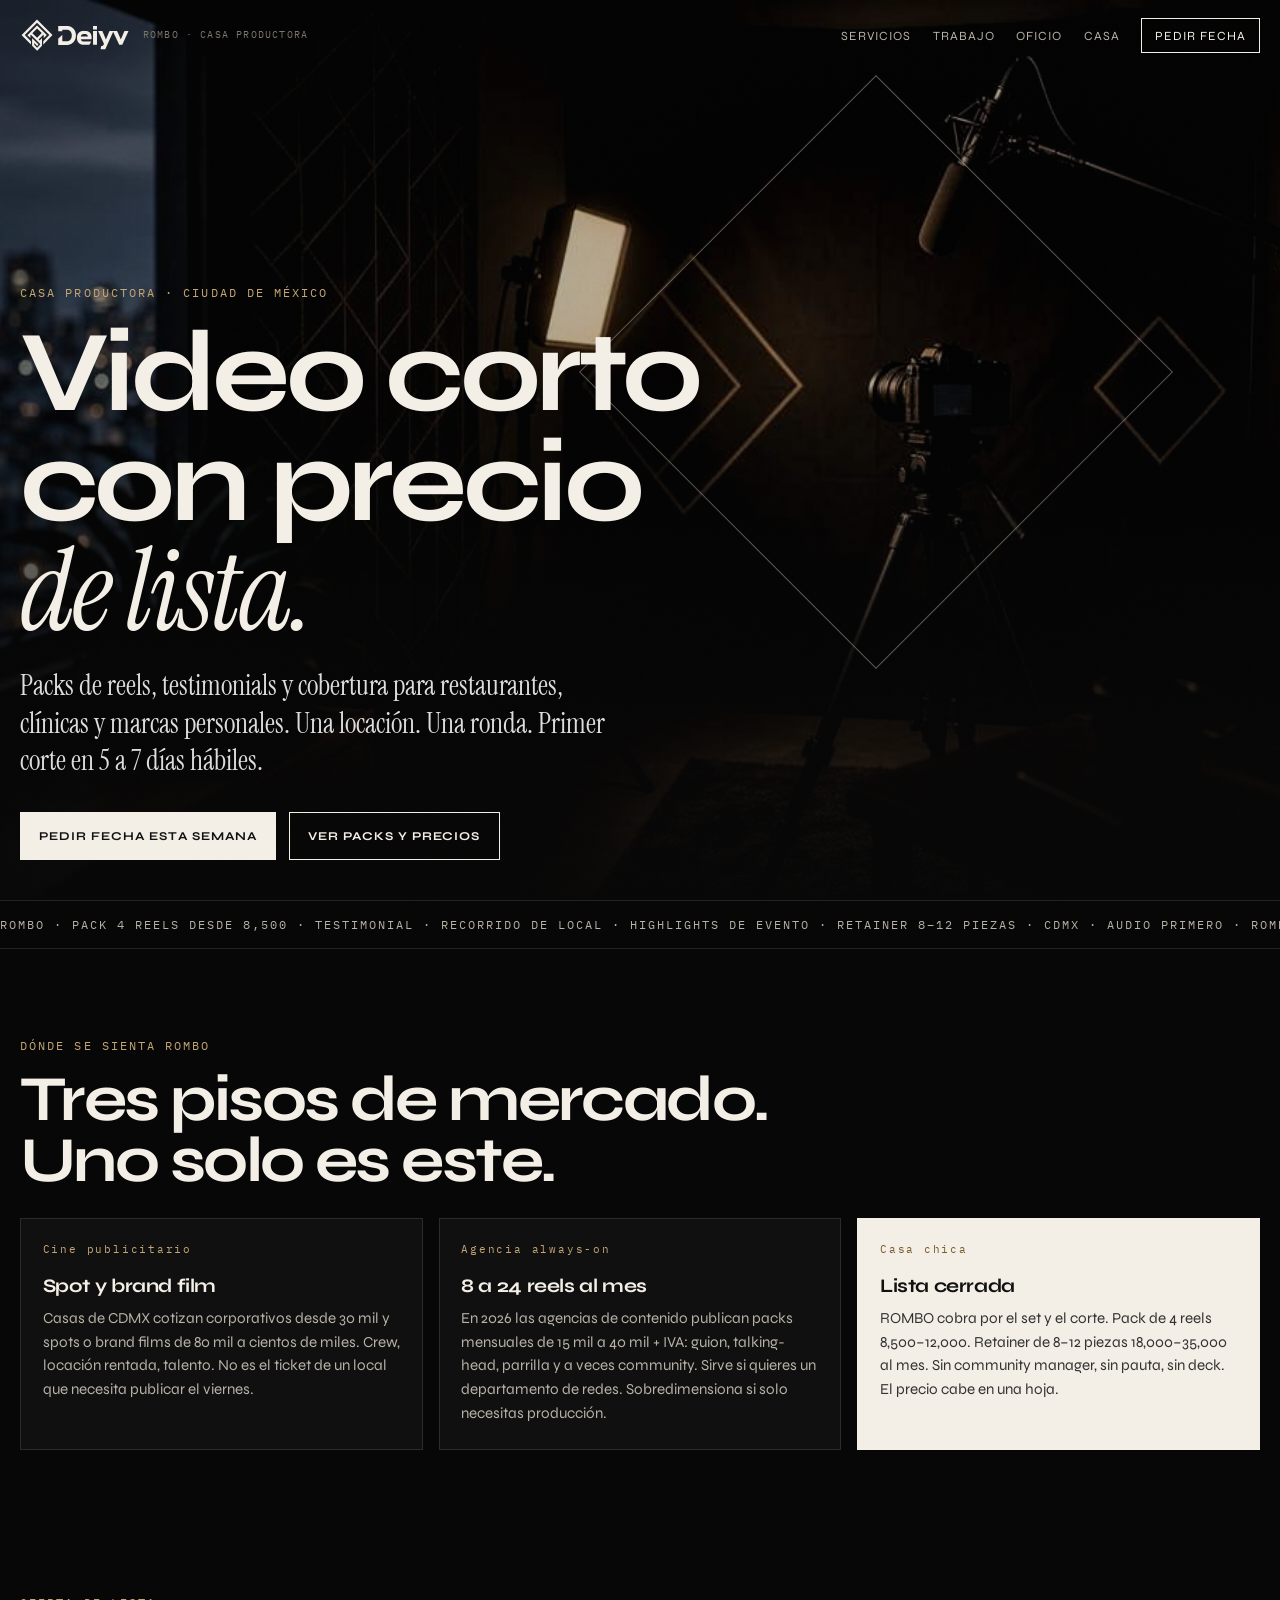
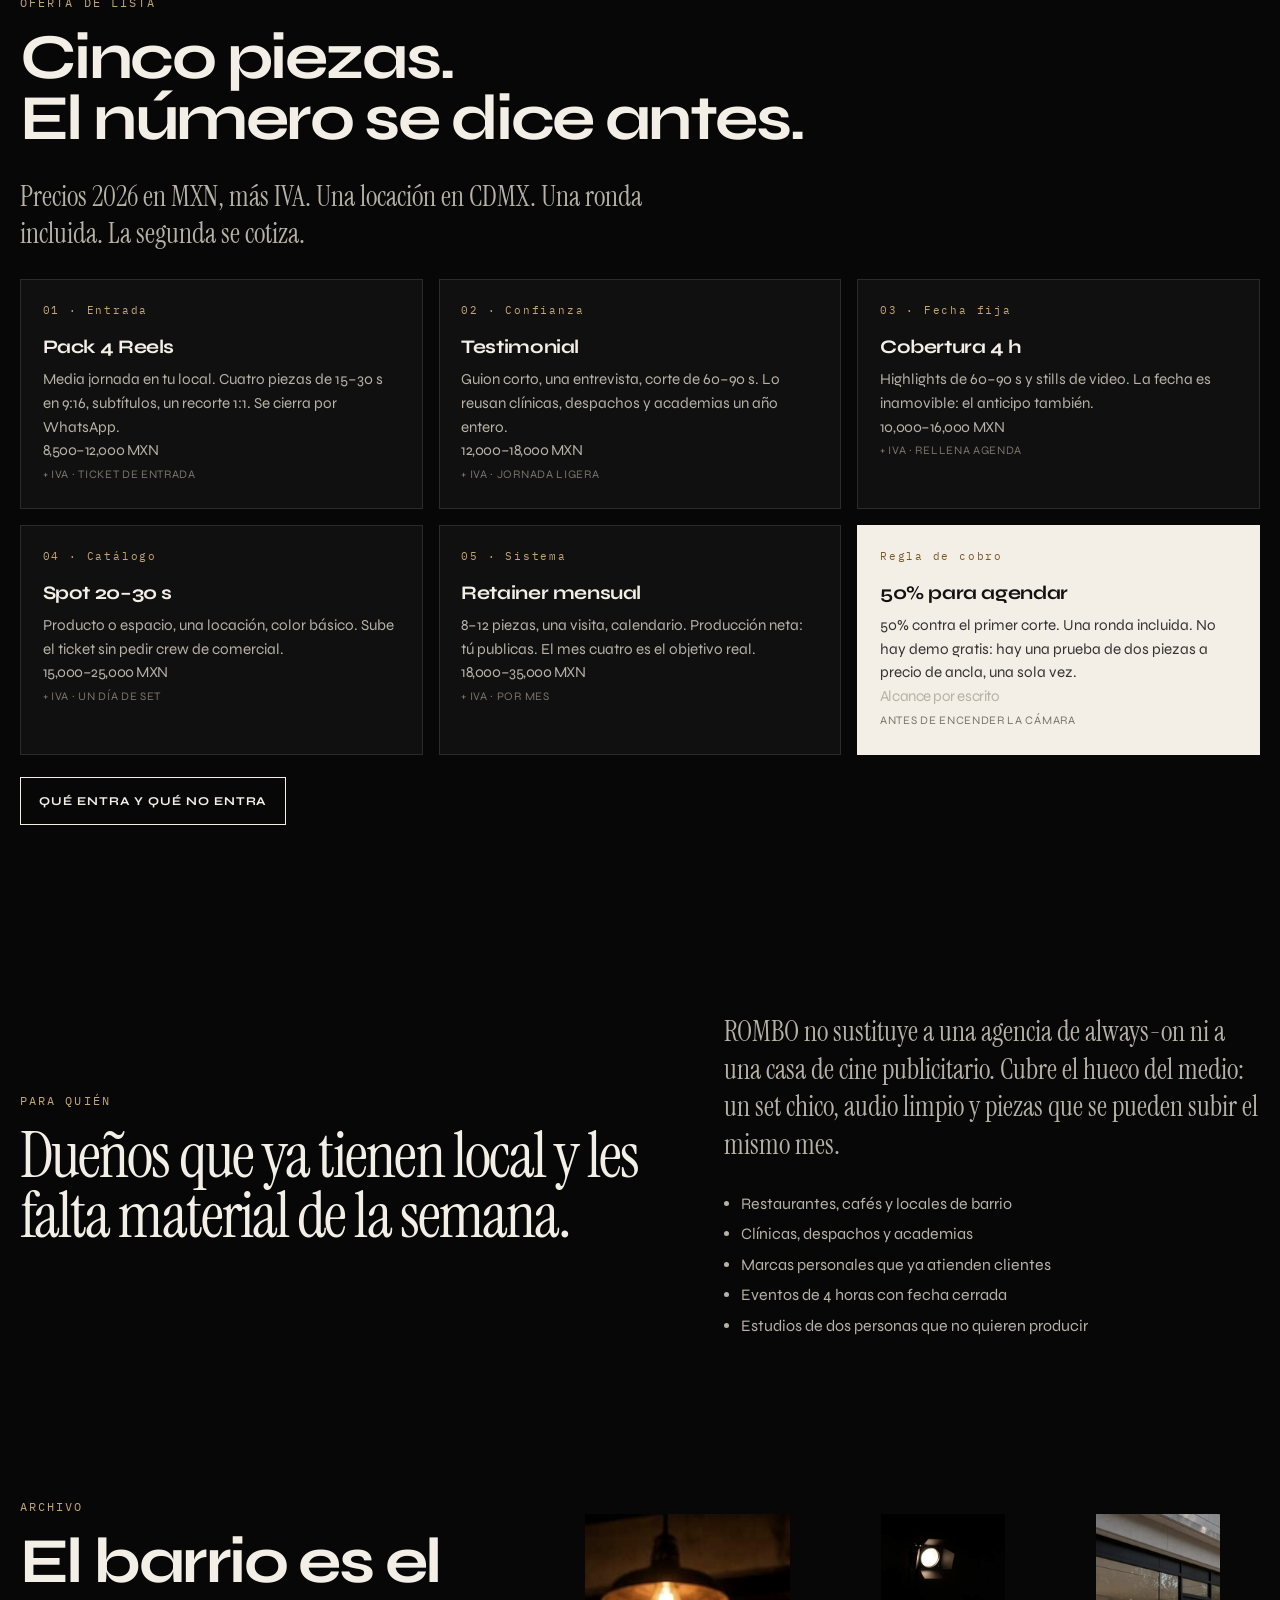
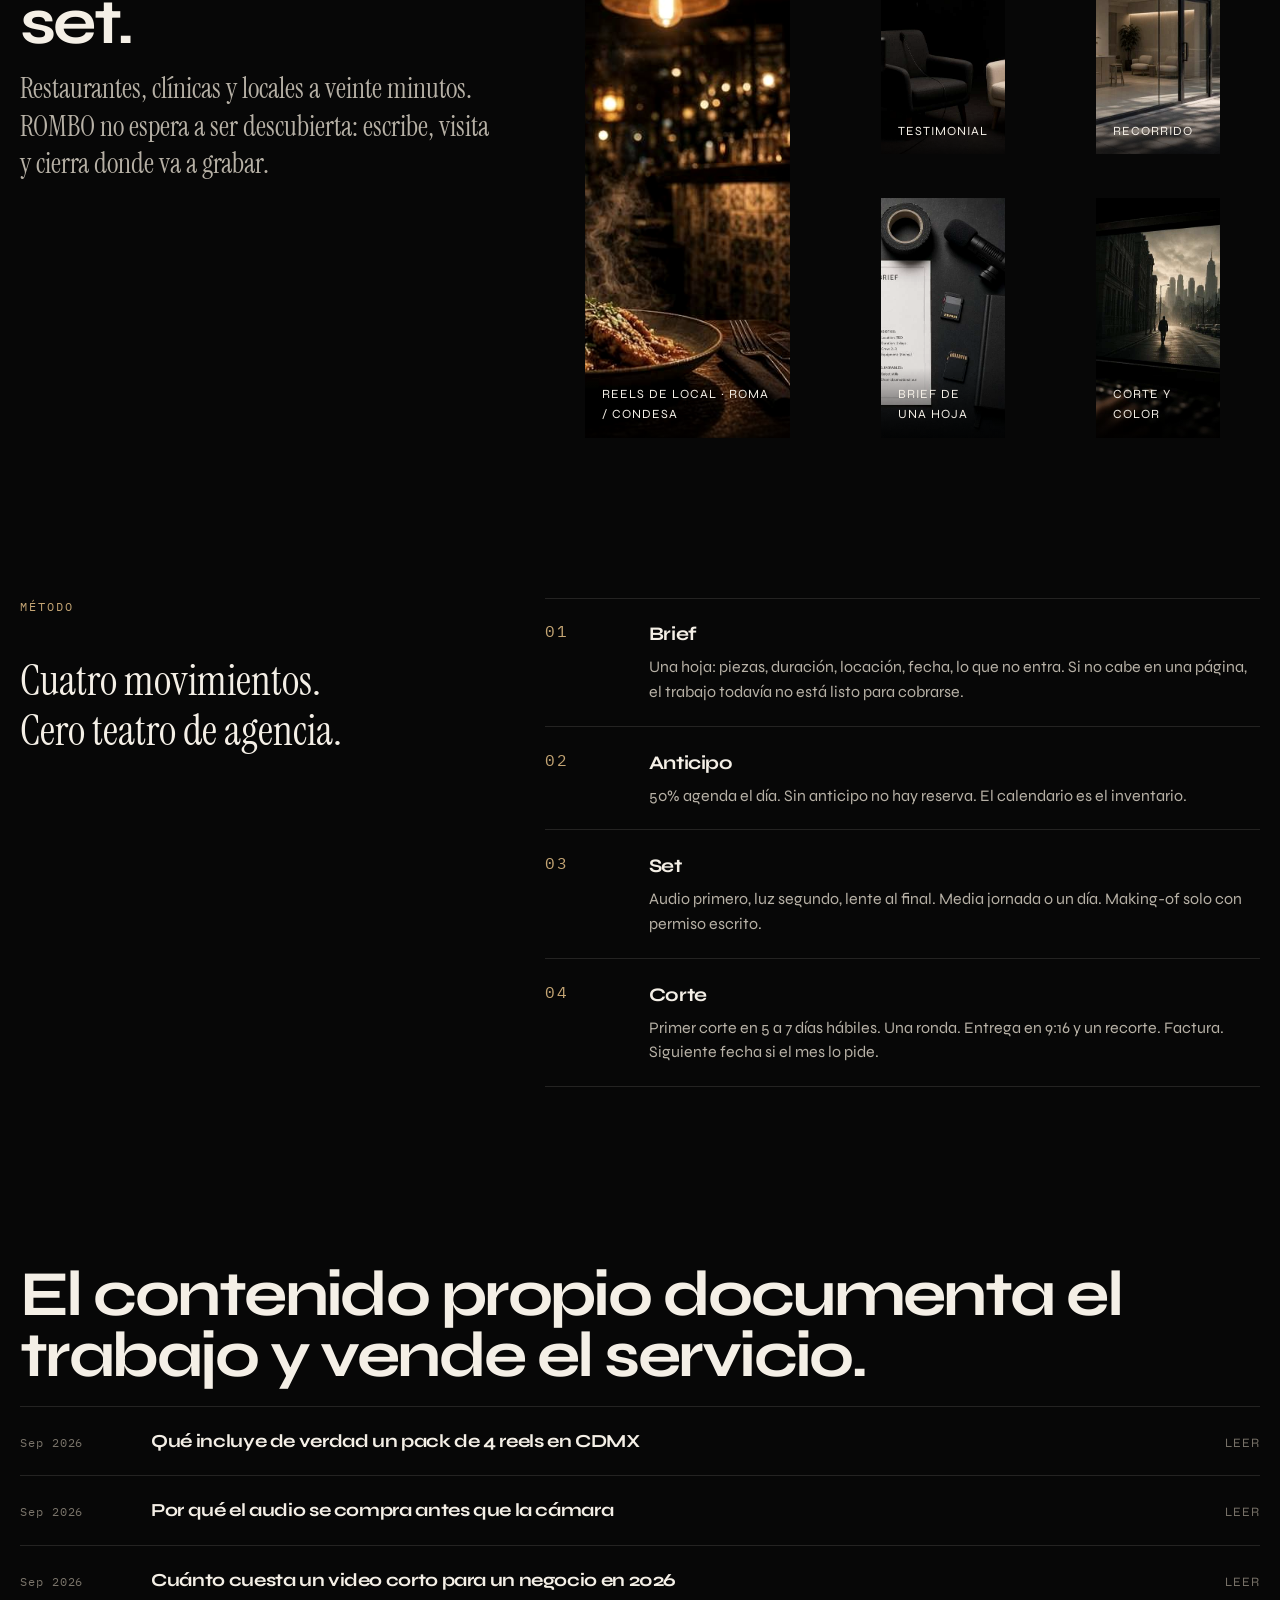
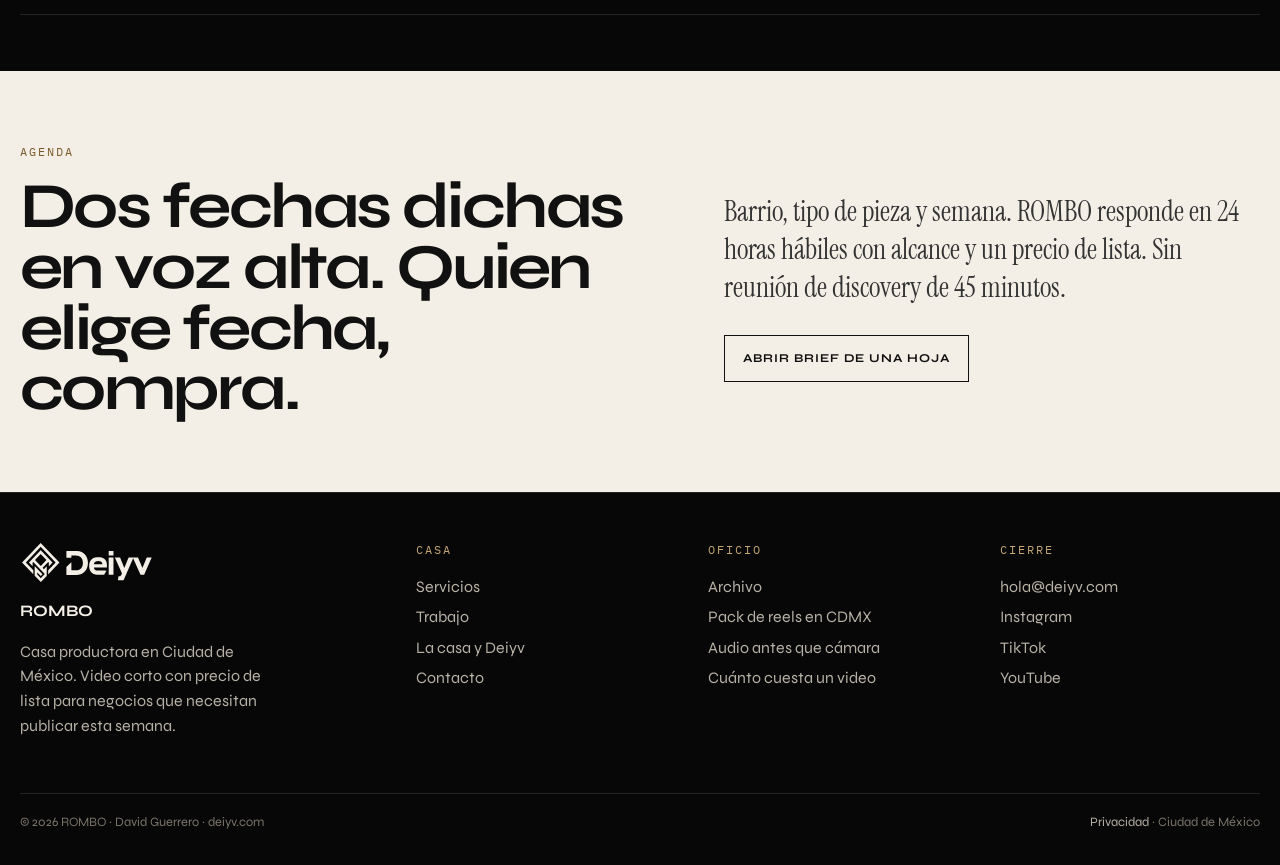
<file: index.html>
<!DOCTYPE html>
<html lang="es-MX">
<head>
  <meta charset="utf-8">
  <meta name="viewport" content="width=device-width, initial-scale=1">
  <title>ROMBO — Video corto para negocios en CDMX</title>
  <meta name="description" content="Casa productora en Ciudad de México. Pack de 4 reels desde 8,500 MXN, testimonials y cobertura con precio de lista, brief de una hoja y primer corte en 5–7 días.">
  <meta name="robots" content="index,follow,max-image-preview:large">
  <meta name="author" content="David Guerrero · ROMBO">
  <meta name="geo.region" content="MX-CMX">
  <meta name="geo.placename" content="Ciudad de México">
  <link rel="canonical" href="https://deiyv.com/">
  <link rel="alternate" hreflang="es-MX" href="https://deiyv.com/">
  <link rel="alternate" hreflang="es" href="https://deiyv.com/">
  <link rel="icon" type="image/svg+xml" href="assets/brand/favicon.svg">
  <link rel="apple-touch-icon" href="assets/brand/favicon.svg">
  <link rel="manifest" href="site.webmanifest">
  <meta name="theme-color" content="#070707">
  <meta property="og:type" content="website">
  <meta property="og:locale" content="es_MX">
  <meta property="og:site_name" content="ROMBO">
  <meta property="og:title" content="ROMBO — Video corto para negocios en CDMX">
  <meta property="og:description" content="Casa productora en Ciudad de México. Pack de 4 reels desde 8,500 MXN, testimonials y cobertura con precio de lista, brief de una hoja y primer corte en 5–7 días.">
  <meta property="og:url" content="https://deiyv.com/">
  <meta property="og:image" content="https://deiyv.com/assets/img/set-rincon.svg">
  <meta name="twitter:card" content="summary_large_image">
  <meta name="twitter:title" content="ROMBO — Video corto para negocios en CDMX">
  <meta name="twitter:description" content="Casa productora en Ciudad de México. Pack de 4 reels desde 8,500 MXN, testimonials y cobertura con precio de lista.">
  <meta name="twitter:image" content="https://deiyv.com/assets/img/set-rincon.svg">
  <link rel="preconnect" href="https://fonts.googleapis.com">
  <link rel="preconnect" href="https://fonts.gstatic.com" crossorigin>
  <link href="https://fonts.googleapis.com/css2?family=IBM+Plex+Mono:wght@400;500&family=Instrument+Serif:ital@0;1&family=Syne:wght@500;600;700;800&display=swap" rel="stylesheet">
  <link rel="stylesheet" href="css/site.css">
  <script type="application/ld+json">
{
  "@context": "https://schema.org",
  "@graph": [
    {
      "@type": ["Organization","LocalBusiness","ProfessionalService"],
      "@id": "https://deiyv.com/#org",
      "name": "ROMBO",
      "alternateName": ["ROMBO Casa productora","Deiyv","David Guerrero"],
      "url": "https://deiyv.com/",
      "logo": "https://deiyv.com/assets/brand/deiyv-logo.svg",
      "image": "https://deiyv.com/assets/img/set-rincon.svg",
      "description": "Casa productora en Ciudad de México. Video corto para PyMEs, testimonials, recorridos y cobertura de eventos.",
      "email": "hola@deiyv.com",
      "foundingDate": "2026",
      "areaServed": {"@type":"City","name":"Ciudad de México"},
      "address": {
        "@type": "PostalAddress",
        "addressLocality": "Ciudad de México",
        "addressRegion": "CDMX",
        "addressCountry": "MX"
      },
      "priceRange": "$$",
      "sameAs": [
        "https://instagram.com/deiyv",
        "https://www.tiktok.com/@deiyv",
        "https://www.youtube.com/@deiyv"
      ],
      "founder": {"@id": "https://deiyv.com/#david"}
    },
    {
      "@type": "Person",
      "@id": "https://deiyv.com/#david",
      "name": "David Guerrero",
      "alternateName": "Deiyv",
      "jobTitle": "Dirección creativa",
      "worksFor": {"@id": "https://deiyv.com/#org"},
      "url": "https://deiyv.com/casa.html"
    },
    {
      "@type": "WebSite",
      "@id": "https://deiyv.com/#site",
      "url": "https://deiyv.com/",
      "name": "ROMBO",
      "inLanguage": "es-MX",
      "publisher": {"@id": "https://deiyv.com/#org"}
    }
  ]
}
</script>
</head>
<body>
  <div class="grain" aria-hidden="true"></div>
  <a class="skip" href="#contenido">Saltar al contenido</a>
  <header class="site-header" data-header>
    <a class="brand" href="index.html" aria-label="Deiyv · ROMBO inicio">
      <img class="brand-lockup" src="assets/brand/deiyv-lockup-inverse.svg" width="220" height="72" alt="Deiyv">
      <span class="brand-name"><em>ROMBO · Casa productora</em></span>
    </a>
    <button class="nav-toggle" data-nav-toggle type="button" aria-expanded="false" aria-controls="nav">Menú</button>
    <nav id="nav" class="site-nav" data-nav>
      <a href="servicios.html">Servicios</a>
      <a href="trabajo.html">Trabajo</a>
      <a href="oficio.html">Oficio</a>
      <a href="casa.html">Casa</a>
      <a class="nav-cta" href="contacto.html" data-wa>Pedir fecha</a>
    </nav>
  </header>
  <main id="contenido">

    <section class="hero">
      <div class="hero-media" aria-hidden="true">
        <img src="assets/img/set-rincon.svg" alt="" width="1168" height="784" fetchpriority="high">
      </div>
      <div class="hero-shade"></div>
      <div class="hero-frame" aria-hidden="true"></div>
      <div class="wrap hero-copy">
        <p class="kicker">Casa productora · Ciudad de México</p>
        <h1>Video corto<br>con precio<br><em>de lista.</em></h1>
        <p class="lead" style="margin-top:1.2rem;color:#ddd">Packs de reels, testimonials y cobertura para restaurantes, clínicas y marcas personales. Una locación. Una ronda. Primer corte en 5 a 7 días hábiles.</p>
        <div class="hero-actions">
          <a class="btn" href="contacto.html" data-wa>Pedir fecha esta semana</a>
          <a class="btn btn-ghost" href="servicios.html">Ver packs y precios</a>
        </div>
      </div>
    </section>

    <div class="marquee" aria-hidden="true">
      <div class="marquee-track">
        ROMBO · PACK 4 REELS DESDE 8,500 · TESTIMONIAL · RECORRIDO DE LOCAL · HIGHLIGHTS DE EVENTO · RETAINER 8–12 PIEZAS · CDMX · AUDIO PRIMERO ·
        ROMBO · PACK 4 REELS DESDE 8,500 · TESTIMONIAL · RECORRIDO DE LOCAL · HIGHLIGHTS DE EVENTO · RETAINER 8–12 PIEZAS · CDMX · AUDIO PRIMERO ·
      </div>
    </div>

    <section class="section">
      <div class="wrap">
        <p class="kicker" data-reveal>Dónde se sienta ROMBO</p>
        <h2 data-reveal style="margin-bottom:1.6rem">Tres pisos de mercado.<br>Uno solo es este.</h2>
        <div class="grid-3">
          <article class="card" data-reveal>
            <p class="num">Cine publicitario</p>
            <h3>Spot y brand film</h3>
            <p>Casas de CDMX cotizan corporativos desde 30 mil y spots o brand films de 80 mil a cientos de miles. Crew, locación rentada, talento. No es el ticket de un local que necesita publicar el viernes.</p>
          </article>
          <article class="card" data-reveal>
            <p class="num">Agencia always-on</p>
            <h3>8 a 24 reels al mes</h3>
            <p>En 2026 las agencias de contenido publican packs mensuales de 15 mil a 40 mil + IVA: guion, talking-head, parrilla y a veces community. Sirve si quieres un departamento de redes. Sobredimensiona si solo necesitas producción.</p>
          </article>
          <article class="card" data-reveal style="background:var(--paper);color:var(--paper-ink)">
            <p class="num" style="color:#7a5a2b">Casa chica</p>
            <h3>Lista cerrada</h3>
            <p style="color:#333">ROMBO cobra por el set y el corte. Pack de 4 reels 8,500–12,000. Retainer de 8–12 piezas 18,000–35,000 al mes. Sin community manager, sin pauta, sin deck. El precio cabe en una hoja.</p>
          </article>
        </div>
      </div>
    </section>

    <section class="section-tight">
      <div class="wrap">
        <p class="kicker" data-reveal>Oferta de lista</p>
        <h2 data-reveal style="margin-bottom:.6rem">Cinco piezas.<br>El número se dice antes.</h2>
        <p class="lead" data-reveal style="margin-bottom:1.6rem;max-width:42rem">Precios 2026 en MXN, más IVA. Una locación en CDMX. Una ronda incluida. La segunda se cotiza.</p>
        <div class="grid-3">
          <article class="card" data-tilt data-reveal>
            <p class="num">01 · Entrada</p>
            <h3>Pack 4 Reels</h3>
            <p>Media jornada en tu local. Cuatro piezas de 15–30 s en 9:16, subtítulos, un recorte 1:1. Se cierra por WhatsApp.</p>
            <p class="price">8,500–12,000 MXN<small>+ IVA · ticket de entrada</small></p>
          </article>
          <article class="card" data-tilt data-reveal>
            <p class="num">02 · Confianza</p>
            <h3>Testimonial</h3>
            <p>Guion corto, una entrevista, corte de 60–90 s. Lo reusan clínicas, despachos y academias un año entero.</p>
            <p class="price">12,000–18,000 MXN<small>+ IVA · jornada ligera</small></p>
          </article>
          <article class="card" data-tilt data-reveal>
            <p class="num">03 · Fecha fija</p>
            <h3>Cobertura 4 h</h3>
            <p>Highlights de 60–90 s y stills de video. La fecha es inamovible: el anticipo también.</p>
            <p class="price">10,000–16,000 MXN<small>+ IVA · rellena agenda</small></p>
          </article>
          <article class="card" data-tilt data-reveal>
            <p class="num">04 · Catálogo</p>
            <h3>Spot 20–30 s</h3>
            <p>Producto o espacio, una locación, color básico. Sube el ticket sin pedir crew de comercial.</p>
            <p class="price">15,000–25,000 MXN<small>+ IVA · un día de set</small></p>
          </article>
          <article class="card" data-tilt data-reveal>
            <p class="num">05 · Sistema</p>
            <h3>Retainer mensual</h3>
            <p>8–12 piezas, una visita, calendario. Producción neta: tú publicas. El mes cuatro es el objetivo real.</p>
            <p class="price">18,000–35,000 MXN<small>+ IVA · por mes</small></p>
          </article>
          <article class="card" data-reveal style="background:var(--paper);color:var(--paper-ink)">
            <p class="num" style="color:#7a5a2b">Regla de cobro</p>
            <h3>50% para agendar</h3>
            <p style="color:#333">50% contra el primer corte. Una ronda incluida. No hay demo gratis: hay una prueba de dos piezas a precio de ancla, una sola vez.</p>
            <p class="price">Alcance por escrito<small>Antes de encender la cámara</small></p>
          </article>
        </div>
        <p style="margin-top:1.4rem"><a class="btn btn-ghost" href="servicios.html">Qué entra y qué no entra</a></p>
      </div>
    </section>

    <section class="section">
      <div class="wrap grid-2">
        <div data-reveal>
          <p class="kicker">Para quién</p>
          <h2 class="serif" style="font-weight:400;letter-spacing:-.03em">Dueños que ya tienen local y les falta material de la semana.</h2>
        </div>
        <div data-reveal>
          <p class="lead">ROMBO no sustituye a una agencia de always-on ni a una casa de cine publicitario. Cubre el hueco del medio: un set chico, audio limpio y piezas que se pueden subir el mismo mes.</p>
          <ul class="plain">
            <li>Restaurantes, cafés y locales de barrio</li>
            <li>Clínicas, despachos y academias</li>
            <li>Marcas personales que ya atienden clientes</li>
            <li>Eventos de 4 horas con fecha cerrada</li>
            <li>Estudios de dos personas que no quieren producir</li>
          </ul>
        </div>
      </div>
    </section>

    <section class="section-tight">
      <div class="wrap">
        <div class="split">
          <div data-reveal>
            <p class="kicker">Archivo</p>
            <h2>El barrio es el set.</h2>
            <p class="lead" style="margin-top:1rem">Restaurantes, clínicas y locales a veinte minutos. ROMBO no espera a ser descubierta: escribe, visita y cierra donde va a grabar.</p>
          </div>
          <div class="work-grid" data-reveal>
            <figure class="shot shot-lg">
              <img src="assets/img/restaurante.svg" alt="Still de restaurante en Ciudad de México" width="1168" height="784" loading="lazy">
              <figcaption>Reels de local · Roma / Condesa</figcaption>
            </figure>
            <figure class="shot">
              <img src="assets/img/testimonial.svg" alt="Set de entrevista para testimonial" width="1168" height="784" loading="lazy">
              <figcaption>Testimonial</figcaption>
            </figure>
            <figure class="shot">
              <img src="assets/img/local.svg" alt="Fachada de local para recorrido" width="1168" height="784" loading="lazy">
              <figcaption>Recorrido</figcaption>
            </figure>
            <figure class="shot">
              <img src="assets/img/brief.svg" alt="Mesa de brief de producción" width="1168" height="784" loading="lazy">
              <figcaption>Brief de una hoja</figcaption>
            </figure>
            <figure class="shot">
              <img src="assets/img/color.svg" alt="Mesa de color" width="1168" height="784" loading="lazy">
              <figcaption>Corte y color</figcaption>
            </figure>
          </div>
        </div>
      </div>
    </section>

    <section class="section">
      <div class="wrap split">
        <div data-reveal>
          <p class="kicker">Método</p>
          <p class="quote">Cuatro movimientos. Cero teatro de agencia.</p>
        </div>
        <div class="steps" data-reveal>
          <div class="step"><span class="idx">01</span><div><h3>Brief</h3><p>Una hoja: piezas, duración, locación, fecha, lo que no entra. Si no cabe en una página, el trabajo todavía no está listo para cobrarse.</p></div></div>
          <div class="step"><span class="idx">02</span><div><h3>Anticipo</h3><p>50% agenda el día. Sin anticipo no hay reserva. El calendario es el inventario.</p></div></div>
          <div class="step"><span class="idx">03</span><div><h3>Set</h3><p>Audio primero, luz segundo, lente al final. Media jornada o un día. Making-of solo con permiso escrito.</p></div></div>
          <div class="step"><span class="idx">04</span><div><h3>Corte</h3><p>Primer corte en 5 a 7 días hábiles. Una ronda. Entrega en 9:16 y un recorte. Factura. Siguiente fecha si el mes lo pide.</p></div></div>
        </div>
      </div>
    </section>

    <section class="section-tight">
      <div class="wrap">
        <p class="kicker" data-reveal>Oficio</p>
        <h2 data-reveal style="margin-bottom:1.2rem">El contenido propio documenta el trabajo y vende el servicio.</h2>
        <div class="article-list">
          <a class="article-row" href="oficio/pack-reels-cdmx.html" data-reveal>
            <time datetime="2026-09">Sep 2026</time>
            <strong>Qué incluye de verdad un pack de 4 reels en CDMX</strong>
            <span>Leer</span>
          </a>
          <a class="article-row" href="oficio/audio-antes-que-camara.html" data-reveal>
            <time datetime="2026-09">Sep 2026</time>
            <strong>Por qué el audio se compra antes que la cámara</strong>
            <span>Leer</span>
          </a>
          <a class="article-row" href="oficio/cuanto-cuesta-un-video.html" data-reveal>
            <time datetime="2026-09">Sep 2026</time>
            <strong>Cuánto cuesta un video corto para un negocio en 2026</strong>
            <span>Leer</span>
          </a>
        </div>
      </div>
    </section>

    <section class="cta-band">
      <div class="wrap grid-2">
        <div>
          <p class="kicker">Agenda</p>
          <h2>Dos fechas dichas en voz alta. Quien elige fecha, compra.</h2>
        </div>
        <div>
          <p class="lead" style="color:#333">Barrio, tipo de pieza y semana. ROMBO responde en 24 horas hábiles con alcance y un precio de lista. Sin reunión de discovery de 45 minutos.</p>
          <p style="margin-top:1.4rem"><a class="btn" href="contacto.html">Abrir brief de una hoja</a></p>
        </div>
      </div>
    </section>

  </main>
  <footer class="site-footer">
    <div class="wrap foot-grid">
      <div>
        <img class="foot-lockup" src="assets/brand/deiyv-lockup-inverse.svg" width="180" height="58" alt="Deiyv">
        <strong>ROMBO</strong>
        <p style="color:var(--ink-dim);max-width:28ch">Casa productora en Ciudad de México. Video corto con precio de lista para negocios que necesitan publicar esta semana.</p>
      </div>
      <div>
        <p class="kicker">Casa</p>
        <ul>
          <li><a href="servicios.html">Servicios</a></li>
          <li><a href="trabajo.html">Trabajo</a></li>
          <li><a href="casa.html">La casa y Deiyv</a></li>
          <li><a href="contacto.html">Contacto</a></li>
        </ul>
      </div>
      <div>
        <p class="kicker">Oficio</p>
        <ul>
          <li><a href="oficio.html">Archivo</a></li>
          <li><a href="oficio/pack-reels-cdmx.html">Pack de reels en CDMX</a></li>
          <li><a href="oficio/audio-antes-que-camara.html">Audio antes que cámara</a></li>
          <li><a href="oficio/cuanto-cuesta-un-video.html">Cuánto cuesta un video</a></li>
        </ul>
      </div>
      <div>
        <p class="kicker">Cierre</p>
        <ul>
          <li><a href="mailto:hola@deiyv.com">hola@deiyv.com</a></li>
          <li><a href="https://instagram.com/deiyv" rel="noopener">Instagram</a></li>
          <li><a href="https://www.tiktok.com/@deiyv" rel="noopener">TikTok</a></li>
          <li><a href="https://www.youtube.com/@deiyv" rel="noopener">YouTube</a></li>
        </ul>
      </div>
    </div>
    <div class="wrap foot-note">
      <span>© <span data-year>2026</span> ROMBO · David Guerrero · deiyv.com</span>
      <span><a href="privacidad.html">Privacidad</a> · Ciudad de México</span>
    </div>
  </footer>
  <script src="js/config.js"></script>
  <script src="js/site.js"></script>
</body>
</html>
</file>
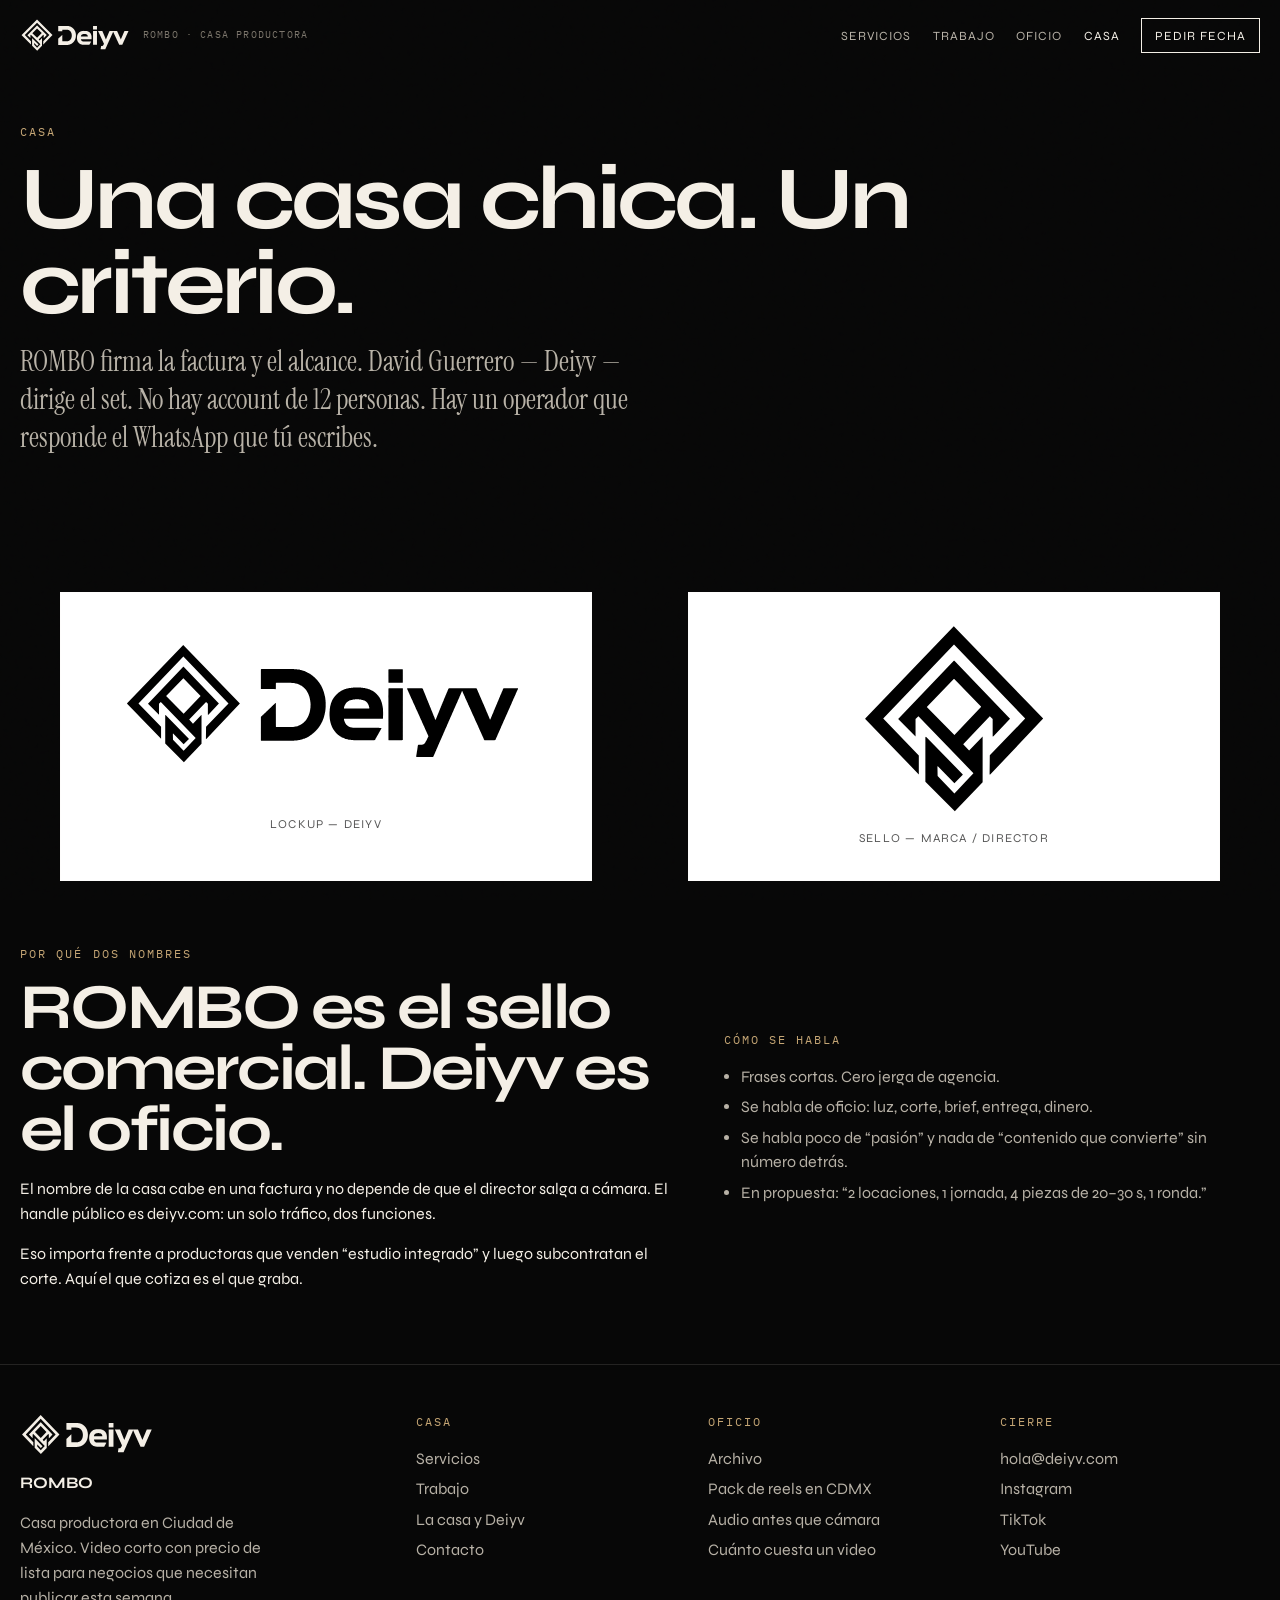
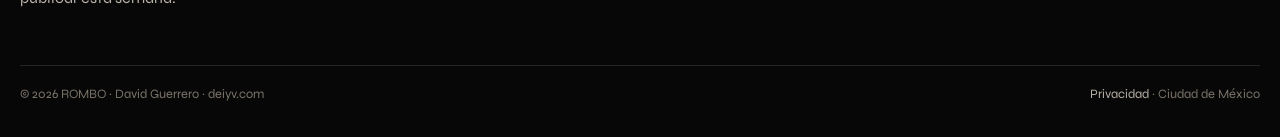
<file: casa.html>
<!DOCTYPE html>
<html lang="es-MX">
<head>
  <meta charset="utf-8">
  <meta name="viewport" content="width=device-width, initial-scale=1">
  <title>La casa y Deiyv — ROMBO</title>
  <meta name="description" content="ROMBO es la casa productora en CDMX. David Guerrero — Deiyv — dirige el set. Video corto con precio de lista.">
  <meta name="robots" content="index,follow,max-image-preview:large">
  <meta name="author" content="David Guerrero · ROMBO">
  <meta name="geo.region" content="MX-CMX">
  <meta name="geo.placename" content="Ciudad de México">
  <link rel="canonical" href="https://deiyv.com/casa.html">
  <link rel="alternate" hreflang="es-MX" href="https://deiyv.com/casa.html">
  <link rel="alternate" hreflang="es" href="https://deiyv.com/casa.html">
  <link rel="icon" type="image/svg+xml" href="assets/brand/favicon.svg">
  <link rel="apple-touch-icon" href="assets/brand/favicon.svg">
  <link rel="manifest" href="site.webmanifest">
  <meta name="theme-color" content="#070707">
  <meta property="og:type" content="website">
  <meta property="og:locale" content="es_MX">
  <meta property="og:site_name" content="ROMBO">
  <meta property="og:title" content="La casa y Deiyv — ROMBO">
  <meta property="og:description" content="ROMBO es la casa productora en CDMX. David Guerrero — Deiyv — dirige el set.">
  <meta property="og:url" content="https://deiyv.com/casa.html">
  <meta property="og:image" content="https://deiyv.com/assets/img/set-rincon.svg">
  <meta name="twitter:card" content="summary_large_image">
  <meta name="twitter:title" content="La casa y Deiyv — ROMBO">
  <meta name="twitter:description" content="ROMBO es la casa productora en CDMX. David Guerrero — Deiyv — dirige el set.">
  <meta name="twitter:image" content="https://deiyv.com/assets/img/set-rincon.svg">
  <link rel="preconnect" href="https://fonts.googleapis.com">
  <link rel="preconnect" href="https://fonts.gstatic.com" crossorigin>
  <link href="https://fonts.googleapis.com/css2?family=IBM+Plex+Mono:wght@400;500&family=Instrument+Serif:ital@0;1&family=Syne:wght@500;600;700;800&display=swap" rel="stylesheet">
  <link rel="stylesheet" href="css/site.css">
</head>
<body>
  <div class="grain" aria-hidden="true"></div>
  <a class="skip" href="#contenido">Saltar al contenido</a>
  <header class="site-header" data-header>
    <a class="brand" href="index.html" aria-label="Deiyv · ROMBO inicio">
      <img class="brand-lockup" src="assets/brand/deiyv-lockup-inverse.svg" width="220" height="72" alt="Deiyv">
      <span class="brand-name"><em>ROMBO · Casa productora</em></span>
    </a>
    <button class="nav-toggle" data-nav-toggle type="button" aria-expanded="false" aria-controls="nav">Menú</button>
    <nav id="nav" class="site-nav" data-nav>
      <a href="servicios.html">Servicios</a>
      <a href="trabajo.html">Trabajo</a>
      <a href="oficio.html">Oficio</a>
      <a href="casa.html" class="active">Casa</a>
      <a class="nav-cta" href="contacto.html" data-wa>Pedir fecha</a>
    </nav>
  </header>
  <main id="contenido">

    <header class="page-hero wrap">
      <p class="kicker">Casa</p>
      <h1>Una casa chica. Un criterio.</h1>
      <p class="lead" style="margin-top:1rem">ROMBO firma la factura y el alcance. David Guerrero — Deiyv — dirige el set. No hay account de 12 personas. Hay un operador que responde el WhatsApp que tú escribes.</p>
    </header>
    <section class="section-tight wrap">
      <div class="logos-duo" data-reveal>
        <figure class="logo-tile">
          <img src="assets/brand/deiyv-lockup.svg" alt="Lockup vectorial Deiyv: sello y wordmark">
          <figcaption>Lockup — Deiyv</figcaption>
        </figure>
        <figure class="logo-tile logo-tile--mark">
          <img src="assets/brand/deiyv-mark.svg" alt="Sello Deiyv en rombo">
          <figcaption>Sello — marca / director</figcaption>
        </figure>
      </div>
      <div class="grid-2" style="margin-top:3rem">
        <div data-reveal>
          <p class="kicker">Por qué dos nombres</p>
          <h2>ROMBO es el sello comercial. Deiyv es el oficio.</h2>
          <p>El nombre de la casa cabe en una factura y no depende de que el director salga a cámara. El handle público es deiyv.com: un solo tráfico, dos funciones.</p>
          <p>Eso importa frente a productoras que venden “estudio integrado” y luego subcontratan el corte. Aquí el que cotiza es el que graba.</p>
        </div>
        <div data-reveal>
          <p class="kicker">Cómo se habla</p>
          <ul class="plain">
            <li>Frases cortas. Cero jerga de agencia.</li>
            <li>Se habla de oficio: luz, corte, brief, entrega, dinero.</li>
            <li>Se habla poco de “pasión” y nada de “contenido que convierte” sin número detrás.</li>
            <li>En propuesta: “2 locaciones, 1 jornada, 4 piezas de 20–30 s, 1 ronda.”</li>
          </ul>
        </div>
      </div>
    </section>

  </main>
  <footer class="site-footer">
    <div class="wrap foot-grid">
      <div>
        <img class="foot-lockup" src="assets/brand/deiyv-lockup-inverse.svg" width="180" height="58" alt="Deiyv">
        <strong>ROMBO</strong>
        <p style="color:var(--ink-dim);max-width:28ch">Casa productora en Ciudad de México. Video corto con precio de lista para negocios que necesitan publicar esta semana.</p>
      </div>
      <div>
        <p class="kicker">Casa</p>
        <ul>
          <li><a href="servicios.html">Servicios</a></li>
          <li><a href="trabajo.html">Trabajo</a></li>
          <li><a href="casa.html">La casa y Deiyv</a></li>
          <li><a href="contacto.html">Contacto</a></li>
        </ul>
      </div>
      <div>
        <p class="kicker">Oficio</p>
        <ul>
          <li><a href="oficio.html">Archivo</a></li>
          <li><a href="oficio/pack-reels-cdmx.html">Pack de reels en CDMX</a></li>
          <li><a href="oficio/audio-antes-que-camara.html">Audio antes que cámara</a></li>
          <li><a href="oficio/cuanto-cuesta-un-video.html">Cuánto cuesta un video</a></li>
        </ul>
      </div>
      <div>
        <p class="kicker">Cierre</p>
        <ul>
          <li><a href="mailto:hola@deiyv.com">hola@deiyv.com</a></li>
          <li><a href="https://instagram.com/deiyv" rel="noopener">Instagram</a></li>
          <li><a href="https://www.tiktok.com/@deiyv" rel="noopener">TikTok</a></li>
          <li><a href="https://www.youtube.com/@deiyv" rel="noopener">YouTube</a></li>
        </ul>
      </div>
    </div>
    <div class="wrap foot-note">
      <span>© <span data-year>2026</span> ROMBO · David Guerrero · deiyv.com</span>
      <span><a href="privacidad.html">Privacidad</a> · Ciudad de México</span>
    </div>
  </footer>
  <script src="js/config.js"></script>
  <script src="js/site.js"></script>
</body>
</html>
</file>
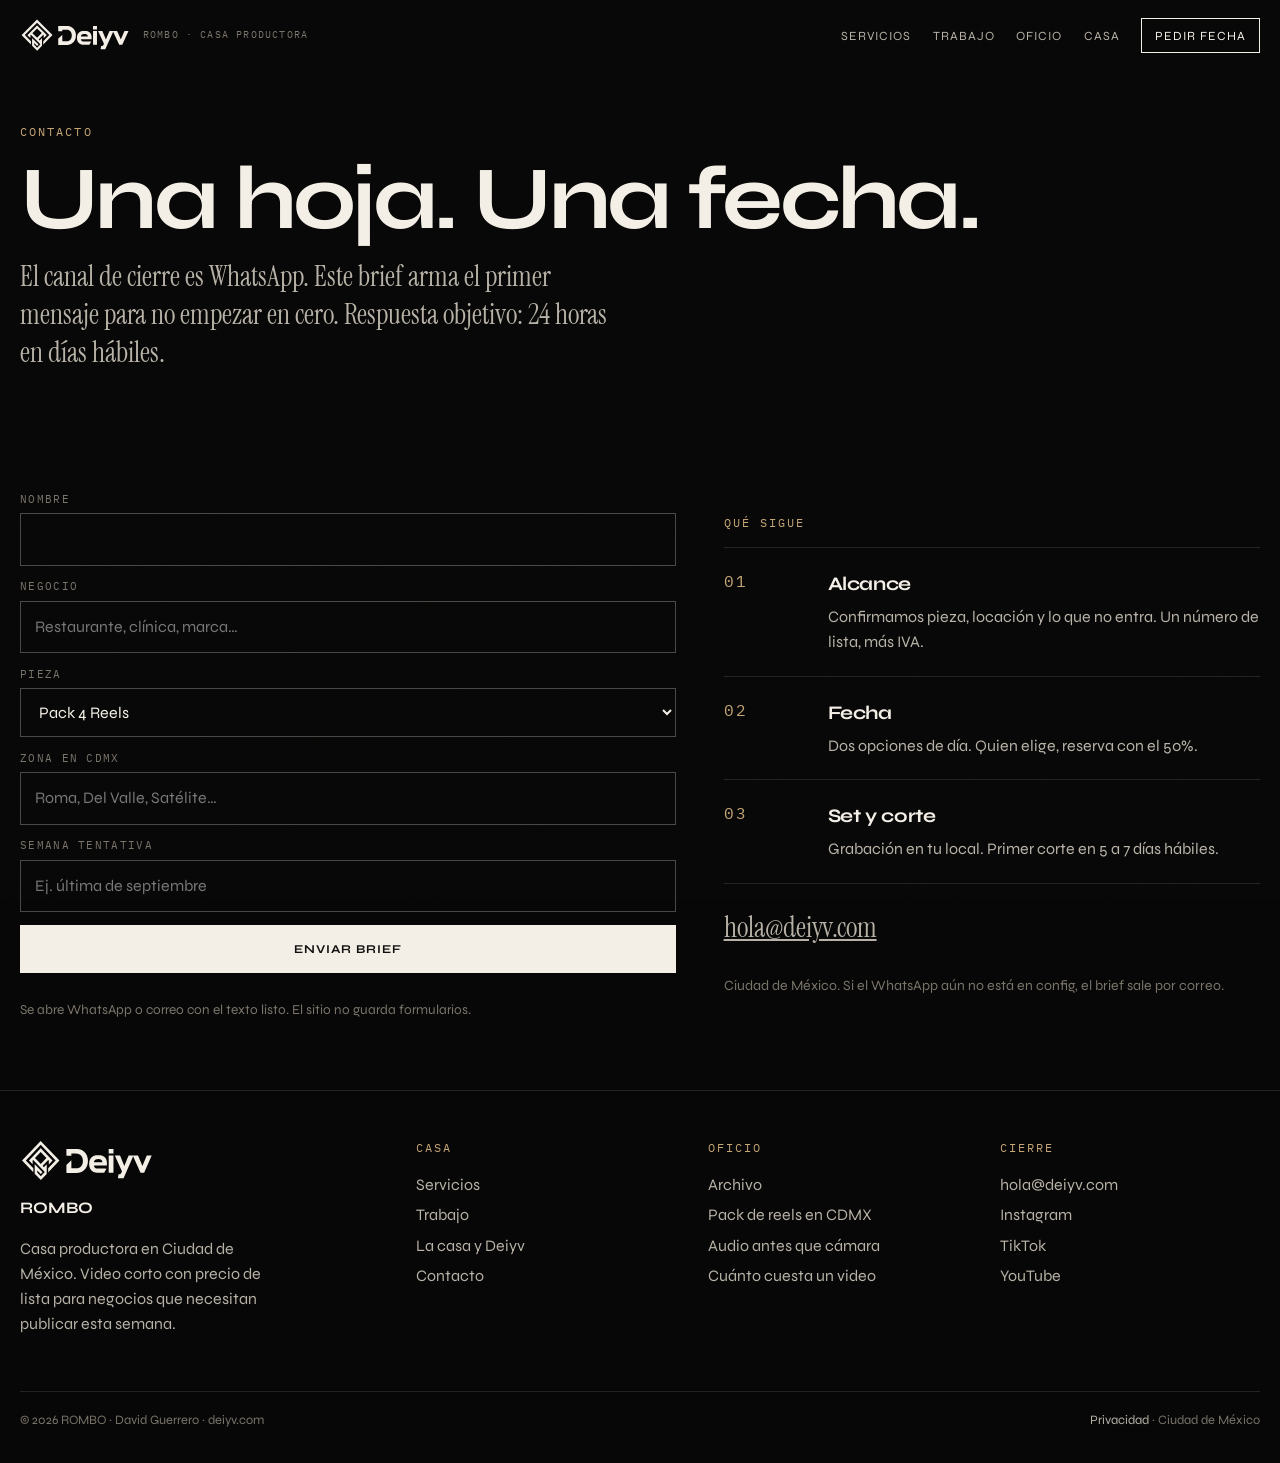
<file: contacto.html>
<!DOCTYPE html>
<html lang="es-MX">
<head>
  <meta charset="utf-8">
  <meta name="viewport" content="width=device-width, initial-scale=1">
  <title>Pedir fecha — ROMBO CDMX</title>
  <meta name="description" content="Agenda una producción en Ciudad de México. Brief de una hoja, respuesta en 24 horas hábiles, precio de lista y anticipo 50%.">
  <meta name="robots" content="index,follow,max-image-preview:large">
  <meta name="author" content="David Guerrero · ROMBO">
  <meta name="geo.region" content="MX-CMX">
  <meta name="geo.placename" content="Ciudad de México">
  <link rel="canonical" href="https://deiyv.com/contacto.html">
  <link rel="alternate" hreflang="es-MX" href="https://deiyv.com/contacto.html">
  <link rel="alternate" hreflang="es" href="https://deiyv.com/contacto.html">
  <link rel="icon" type="image/svg+xml" href="assets/brand/favicon.svg">
  <link rel="apple-touch-icon" href="assets/brand/favicon.svg">
  <link rel="manifest" href="site.webmanifest">
  <meta name="theme-color" content="#070707">
  <meta property="og:type" content="website">
  <meta property="og:locale" content="es_MX">
  <meta property="og:site_name" content="ROMBO">
  <meta property="og:title" content="Pedir fecha — ROMBO CDMX">
  <meta property="og:description" content="Agenda una producción en Ciudad de México. Brief de una hoja, respuesta en 24 horas hábiles, precio de lista y anticipo 50%.">
  <meta property="og:url" content="https://deiyv.com/contacto.html">
  <meta property="og:image" content="https://deiyv.com/assets/img/brief.svg">
  <meta name="twitter:card" content="summary_large_image">
  <meta name="twitter:title" content="Pedir fecha — ROMBO CDMX">
  <meta name="twitter:description" content="Agenda una producción en Ciudad de México. Brief de una hoja y anticipo 50%.">
  <meta name="twitter:image" content="https://deiyv.com/assets/img/brief.svg">
  <link rel="preconnect" href="https://fonts.googleapis.com">
  <link rel="preconnect" href="https://fonts.gstatic.com" crossorigin>
  <link href="https://fonts.googleapis.com/css2?family=IBM+Plex+Mono:wght@400;500&family=Instrument+Serif:ital@0;1&family=Syne:wght@500;600;700;800&display=swap" rel="stylesheet">
  <link rel="stylesheet" href="css/site.css">
</head>
<body>
  <div class="grain" aria-hidden="true"></div>
  <a class="skip" href="#contenido">Saltar al contenido</a>
  <header class="site-header" data-header>
    <a class="brand" href="index.html" aria-label="Deiyv · ROMBO inicio">
      <img class="brand-lockup" src="assets/brand/deiyv-lockup-inverse.svg" width="220" height="72" alt="Deiyv">
      <span class="brand-name"><em>ROMBO · Casa productora</em></span>
    </a>
    <button class="nav-toggle" data-nav-toggle type="button" aria-expanded="false" aria-controls="nav">Menú</button>
    <nav id="nav" class="site-nav" data-nav>
      <a href="servicios.html">Servicios</a>
      <a href="trabajo.html">Trabajo</a>
      <a href="oficio.html">Oficio</a>
      <a href="casa.html">Casa</a>
      <a class="nav-cta active" href="contacto.html" data-wa>Pedir fecha</a>
    </nav>
  </header>
  <main id="contenido">

    <header class="page-hero wrap">
      <p class="kicker">Contacto</p>
      <h1>Una hoja. Una fecha.</h1>
      <p class="lead" style="margin-top:1rem">El canal de cierre es WhatsApp. Este brief arma el primer mensaje para no empezar en cero. Respuesta objetivo: 24 horas en días hábiles.</p>
    </header>
    <section class="section-tight wrap grid-2">
      <form class="form" data-brief data-reveal>
        <label class="field"><span>Nombre</span><input name="nombre" required autocomplete="name"></label>
        <label class="field"><span>Negocio</span><input name="negocio" required placeholder="Restaurante, clínica, marca…"></label>
        <label class="field"><span>Pieza</span>
          <select name="pieza">
            <option>Pack 4 Reels</option>
            <option>Testimonial</option>
            <option>Cobertura de evento</option>
            <option>Spot de producto / local</option>
            <option>Retainer mensual</option>
            <option>Aún no lo sé</option>
          </select>
        </label>
        <label class="field"><span>Zona en CDMX</span><input name="zona" placeholder="Roma, Del Valle, Satélite…"></label>
        <label class="field"><span>Semana tentativa</span><input name="fecha" placeholder="Ej. última de septiembre"></label>
        <button class="btn" type="submit">Enviar brief</button>
        <p class="form-note">Se abre WhatsApp o correo con el texto listo. El sitio no guarda formularios.</p>
      </form>
      <div data-reveal>
        <p class="kicker">Qué sigue</p>
        <div class="steps">
          <div class="step"><span class="idx">01</span><div><h3>Alcance</h3><p>Confirmamos pieza, locación y lo que no entra. Un número de lista, más IVA.</p></div></div>
          <div class="step"><span class="idx">02</span><div><h3>Fecha</h3><p>Dos opciones de día. Quien elige, reserva con el 50%.</p></div></div>
          <div class="step"><span class="idx">03</span><div><h3>Set y corte</h3><p>Grabación en tu local. Primer corte en 5 a 7 días hábiles.</p></div></div>
        </div>
        <p class="lead" style="margin-top:1.6rem"><a href="mailto:hola@deiyv.com">hola@deiyv.com</a></p>
        <p class="fine">Ciudad de México. Si el WhatsApp aún no está en config, el brief sale por correo.</p>
      </div>
    </section>

  </main>
  <footer class="site-footer">
    <div class="wrap foot-grid">
      <div>
        <img class="foot-lockup" src="assets/brand/deiyv-lockup-inverse.svg" width="180" height="58" alt="Deiyv">
        <strong>ROMBO</strong>
        <p style="color:var(--ink-dim);max-width:28ch">Casa productora en Ciudad de México. Video corto con precio de lista para negocios que necesitan publicar esta semana.</p>
      </div>
      <div>
        <p class="kicker">Casa</p>
        <ul>
          <li><a href="servicios.html">Servicios</a></li>
          <li><a href="trabajo.html">Trabajo</a></li>
          <li><a href="casa.html">La casa y Deiyv</a></li>
          <li><a href="contacto.html">Contacto</a></li>
        </ul>
      </div>
      <div>
        <p class="kicker">Oficio</p>
        <ul>
          <li><a href="oficio.html">Archivo</a></li>
          <li><a href="oficio/pack-reels-cdmx.html">Pack de reels en CDMX</a></li>
          <li><a href="oficio/audio-antes-que-camara.html">Audio antes que cámara</a></li>
          <li><a href="oficio/cuanto-cuesta-un-video.html">Cuánto cuesta un video</a></li>
        </ul>
      </div>
      <div>
        <p class="kicker">Cierre</p>
        <ul>
          <li><a href="mailto:hola@deiyv.com">hola@deiyv.com</a></li>
          <li><a href="https://instagram.com/deiyv" rel="noopener">Instagram</a></li>
          <li><a href="https://www.tiktok.com/@deiyv" rel="noopener">TikTok</a></li>
          <li><a href="https://www.youtube.com/@deiyv" rel="noopener">YouTube</a></li>
        </ul>
      </div>
    </div>
    <div class="wrap foot-note">
      <span>© <span data-year>2026</span> ROMBO · David Guerrero · deiyv.com</span>
      <span><a href="privacidad.html">Privacidad</a> · Ciudad de México</span>
    </div>
  </footer>
  <script src="js/config.js"></script>
  <script src="js/site.js"></script>
</body>
</html>
</file>
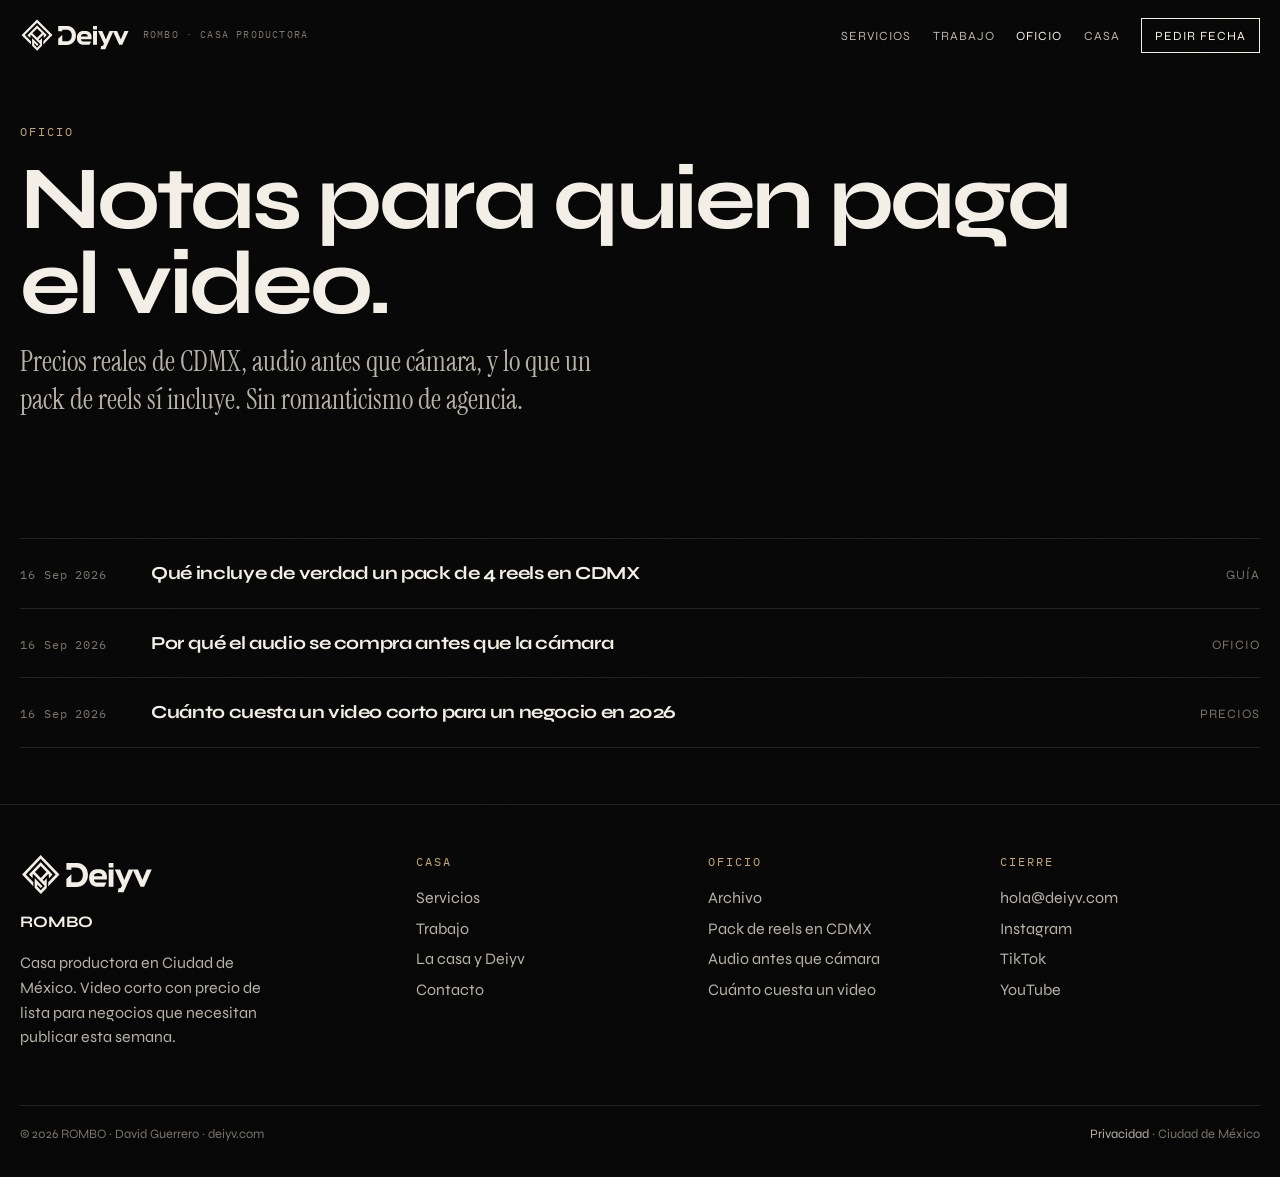
<file: oficio.html>
<!DOCTYPE html>
<html lang="es-MX">
<head>
  <meta charset="utf-8">
  <meta name="viewport" content="width=device-width, initial-scale=1">
  <title>Oficio — notas de producción ROMBO</title>
  <meta name="description" content="Archivo editorial de ROMBO: precios, audio, packs de reels y el oficio de producir con poco capital en CDMX.">
  <meta name="robots" content="index,follow,max-image-preview:large">
  <meta name="author" content="David Guerrero · ROMBO">
  <meta name="geo.region" content="MX-CMX">
  <meta name="geo.placename" content="Ciudad de México">
  <link rel="canonical" href="https://deiyv.com/oficio.html">
  <link rel="alternate" hreflang="es-MX" href="https://deiyv.com/oficio.html">
  <link rel="alternate" hreflang="es" href="https://deiyv.com/oficio.html">
  <link rel="icon" type="image/svg+xml" href="assets/brand/favicon.svg">
  <link rel="apple-touch-icon" href="assets/brand/favicon.svg">
  <link rel="manifest" href="site.webmanifest">
  <meta name="theme-color" content="#070707">
  <meta property="og:type" content="website">
  <meta property="og:locale" content="es_MX">
  <meta property="og:site_name" content="ROMBO">
  <meta property="og:title" content="Oficio — notas de producción ROMBO">
  <meta property="og:description" content="Archivo editorial de ROMBO: precios, audio, packs de reels y el oficio de producir con poco capital en CDMX.">
  <meta property="og:url" content="https://deiyv.com/oficio.html">
  <meta property="og:image" content="https://deiyv.com/assets/img/color.svg">
  <meta name="twitter:card" content="summary_large_image">
  <meta name="twitter:title" content="Oficio — notas de producción ROMBO">
  <meta name="twitter:description" content="Archivo editorial de ROMBO: precios, audio, packs de reels y el oficio de producir con poco capital en CDMX.">
  <meta name="twitter:image" content="https://deiyv.com/assets/img/color.svg">
  <link rel="preconnect" href="https://fonts.googleapis.com">
  <link rel="preconnect" href="https://fonts.gstatic.com" crossorigin>
  <link href="https://fonts.googleapis.com/css2?family=IBM+Plex+Mono:wght@400;500&family=Instrument+Serif:ital@0;1&family=Syne:wght@500;600;700;800&display=swap" rel="stylesheet">
  <link rel="stylesheet" href="css/site.css">
  
</head>
<body>
  <div class="grain" aria-hidden="true"></div>
  <a class="skip" href="#contenido">Saltar al contenido</a>
  <header class="site-header" data-header>
    <a class="brand" href="index.html" aria-label="Deiyv · ROMBO inicio">
      <img class="brand-lockup" src="assets/brand/deiyv-lockup-inverse.svg" width="220" height="72" alt="Deiyv">
      <span class="brand-name"><em>ROMBO · Casa productora</em></span>
    </a>
    <button class="nav-toggle" data-nav-toggle type="button" aria-expanded="false" aria-controls="nav">Menú</button>
    <nav id="nav" class="site-nav" data-nav>
      <a href="servicios.html">Servicios</a>
      <a href="trabajo.html">Trabajo</a>
      <a href="oficio.html" class="active">Oficio</a>
      <a href="casa.html">Casa</a>
      <a class="nav-cta" href="contacto.html" data-wa>Pedir fecha</a>
    </nav>
  </header>
  <main id="contenido">

    <header class="page-hero wrap">
      <p class="kicker">Oficio</p>
      <h1>Notas para quien paga el video.</h1>
      <p class="lead" style="margin-top:1rem">Precios reales de CDMX, audio antes que cámara, y lo que un pack de reels sí incluye. Sin romanticismo de agencia.</p>
    </header>
    <section class="section-tight wrap">
      <div class="article-list">
        <a class="article-row" href="oficio/pack-reels-cdmx.html" data-reveal>
          <time datetime="2026-09-16">16 Sep 2026</time>
          <strong>Qué incluye de verdad un pack de 4 reels en CDMX</strong>
          <span>Guía</span>
        </a>
        <a class="article-row" href="oficio/audio-antes-que-camara.html" data-reveal>
          <time datetime="2026-09-16">16 Sep 2026</time>
          <strong>Por qué el audio se compra antes que la cámara</strong>
          <span>Oficio</span>
        </a>
        <a class="article-row" href="oficio/cuanto-cuesta-un-video.html" data-reveal>
          <time datetime="2026-09-16">16 Sep 2026</time>
          <strong>Cuánto cuesta un video corto para un negocio en 2026</strong>
          <span>Precios</span>
        </a>
      </div>
    </section>

  </main>
  <footer class="site-footer">
    <div class="wrap foot-grid">
      <div>
        <img class="foot-lockup" src="assets/brand/deiyv-lockup-inverse.svg" width="180" height="58" alt="Deiyv">
        <strong>ROMBO</strong>
        <p style="color:var(--ink-dim);max-width:28ch">Casa productora en Ciudad de México. Video corto con precio de lista para negocios que necesitan publicar esta semana.</p>
      </div>
      <div>
        <p class="kicker">Casa</p>
        <ul>
          <li><a href="servicios.html">Servicios</a></li>
          <li><a href="trabajo.html">Trabajo</a></li>
          <li><a href="casa.html">La casa y Deiyv</a></li>
          <li><a href="contacto.html">Contacto</a></li>
        </ul>
      </div>
      <div>
        <p class="kicker">Oficio</p>
        <ul>
          <li><a href="oficio.html">Archivo</a></li>
          <li><a href="oficio/pack-reels-cdmx.html">Pack de reels en CDMX</a></li>
          <li><a href="oficio/audio-antes-que-camara.html">Audio antes que cámara</a></li>
          <li><a href="oficio/cuanto-cuesta-un-video.html">Cuánto cuesta un video</a></li>
        </ul>
      </div>
      <div>
        <p class="kicker">Cierre</p>
        <ul>
          <li><a href="mailto:hola@deiyv.com">hola@deiyv.com</a></li>
          <li><a href="https://instagram.com/deiyv" rel="noopener">Instagram</a></li>
          <li><a href="https://www.tiktok.com/@deiyv" rel="noopener">TikTok</a></li>
          <li><a href="https://www.youtube.com/@deiyv" rel="noopener">YouTube</a></li>
        </ul>
      </div>
    </div>
    <div class="wrap foot-note">
      <span>© <span data-year>2026</span> ROMBO · David Guerrero · deiyv.com</span>
      <span><a href="privacidad.html">Privacidad</a> · Ciudad de México</span>
    </div>
  </footer>
  <script src="js/config.js"></script>
  <script src="js/site.js"></script>
</body>
</html>
</file>
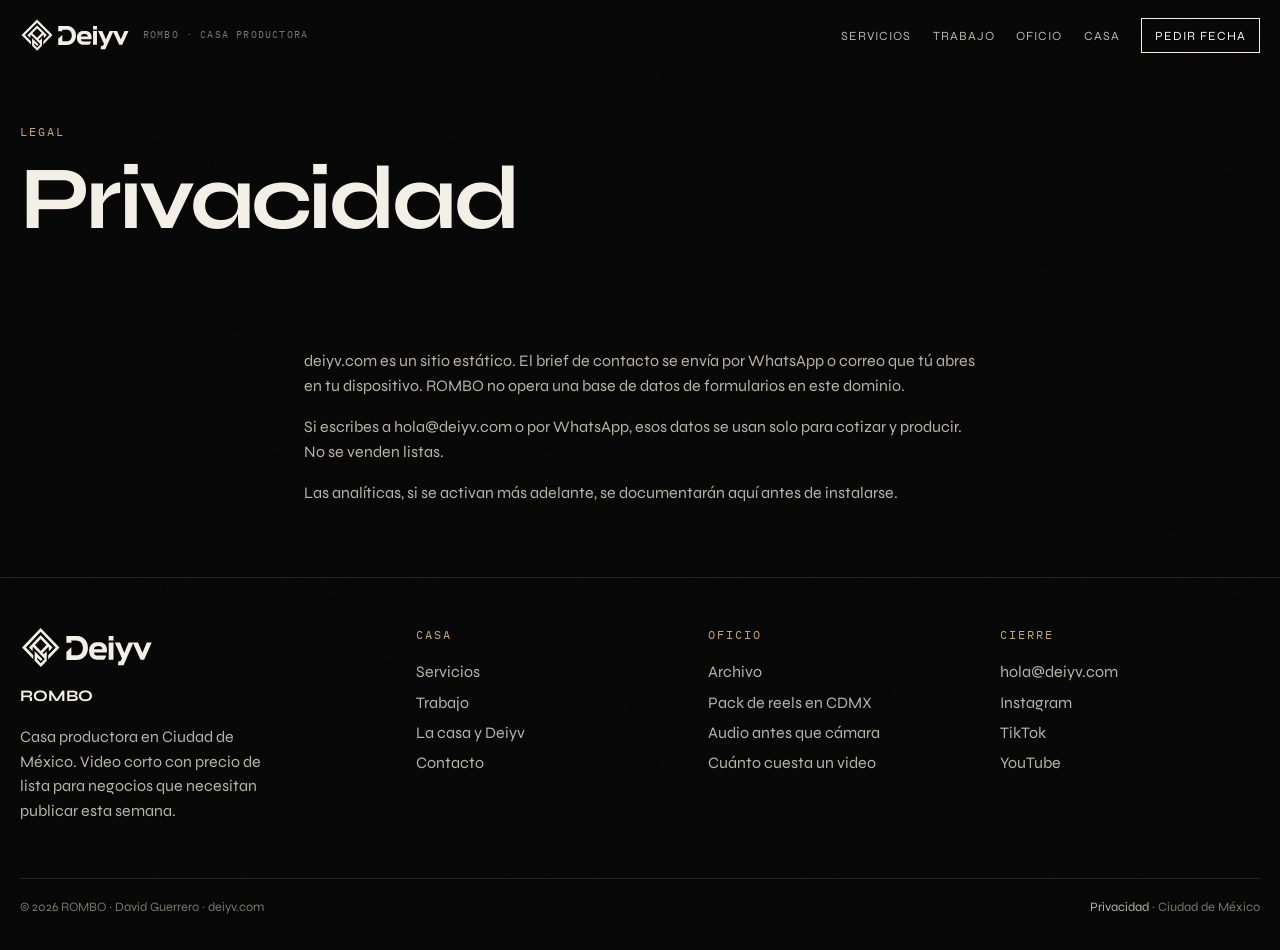
<file: privacidad.html>
<!DOCTYPE html>
<html lang="es-MX">
<head>
  <meta charset="utf-8">
  <meta name="viewport" content="width=device-width, initial-scale=1">
  <title>Privacidad — ROMBO</title>
  <meta name="description" content="Aviso de privacidad de deiyv.com y ROMBO Casa productora.">
  <meta name="robots" content="index,follow,max-image-preview:large">
  <meta name="author" content="David Guerrero · ROMBO">
  <meta name="geo.region" content="MX-CMX">
  <meta name="geo.placename" content="Ciudad de México">
  <link rel="canonical" href="https://deiyv.com/privacidad.html">
  <link rel="alternate" hreflang="es-MX" href="https://deiyv.com/privacidad.html">
  <link rel="alternate" hreflang="es" href="https://deiyv.com/privacidad.html">
  <link rel="icon" type="image/svg+xml" href="assets/brand/favicon.svg">
  <link rel="apple-touch-icon" href="assets/brand/favicon.svg">
  <link rel="manifest" href="site.webmanifest">
  <meta name="theme-color" content="#070707">
  <meta property="og:type" content="website">
  <meta property="og:locale" content="es_MX">
  <meta property="og:site_name" content="ROMBO">
  <meta property="og:title" content="Privacidad — ROMBO">
  <meta property="og:description" content="Aviso de privacidad de deiyv.com y ROMBO Casa productora.">
  <meta property="og:url" content="https://deiyv.com/privacidad.html">
  <meta property="og:image" content="https://deiyv.com/assets/img/set-rincon.svg">
  <meta name="twitter:card" content="summary_large_image">
  <meta name="twitter:title" content="Privacidad — ROMBO">
  <meta name="twitter:description" content="Aviso de privacidad de deiyv.com y ROMBO Casa productora.">
  <meta name="twitter:image" content="https://deiyv.com/assets/img/set-rincon.svg">
  <link rel="preconnect" href="https://fonts.googleapis.com">
  <link rel="preconnect" href="https://fonts.gstatic.com" crossorigin>
  <link href="https://fonts.googleapis.com/css2?family=IBM+Plex+Mono:wght@400;500&family=Instrument+Serif:ital@0;1&family=Syne:wght@500;600;700;800&display=swap" rel="stylesheet">
  <link rel="stylesheet" href="css/site.css">
  
</head>
<body>
  <div class="grain" aria-hidden="true"></div>
  <a class="skip" href="#contenido">Saltar al contenido</a>
  <header class="site-header" data-header>
    <a class="brand" href="index.html" aria-label="Deiyv · ROMBO inicio">
      <img class="brand-lockup" src="assets/brand/deiyv-lockup-inverse.svg" width="220" height="72" alt="Deiyv">
      <span class="brand-name"><em>ROMBO · Casa productora</em></span>
    </a>
    <button class="nav-toggle" data-nav-toggle type="button" aria-expanded="false" aria-controls="nav">Menú</button>
    <nav id="nav" class="site-nav" data-nav>
      <a href="servicios.html">Servicios</a>
      <a href="trabajo.html">Trabajo</a>
      <a href="oficio.html">Oficio</a>
      <a href="casa.html">Casa</a>
      <a class="nav-cta" href="contacto.html" data-wa>Pedir fecha</a>
    </nav>
  </header>
  <main id="contenido">

    <header class="page-hero wrap">
      <p class="kicker">Legal</p>
      <h1>Privacidad</h1>
    </header>
    <section class="section-tight wrap prose">
      <p>deiyv.com es un sitio estático. El brief de contacto se envía por WhatsApp o correo que tú abres en tu dispositivo. ROMBO no opera una base de datos de formularios en este dominio.</p>
      <p>Si escribes a hola@deiyv.com o por WhatsApp, esos datos se usan solo para cotizar y producir. No se venden listas.</p>
      <p>Las analíticas, si se activan más adelante, se documentarán aquí antes de instalarse.</p>
    </section>

  </main>
  <footer class="site-footer">
    <div class="wrap foot-grid">
      <div>
        <img class="foot-lockup" src="assets/brand/deiyv-lockup-inverse.svg" width="180" height="58" alt="Deiyv">
        <strong>ROMBO</strong>
        <p style="color:var(--ink-dim);max-width:28ch">Casa productora en Ciudad de México. Video corto con precio de lista para negocios que necesitan publicar esta semana.</p>
      </div>
      <div>
        <p class="kicker">Casa</p>
        <ul>
          <li><a href="servicios.html">Servicios</a></li>
          <li><a href="trabajo.html">Trabajo</a></li>
          <li><a href="casa.html">La casa y Deiyv</a></li>
          <li><a href="contacto.html">Contacto</a></li>
        </ul>
      </div>
      <div>
        <p class="kicker">Oficio</p>
        <ul>
          <li><a href="oficio.html">Archivo</a></li>
          <li><a href="oficio/pack-reels-cdmx.html">Pack de reels en CDMX</a></li>
          <li><a href="oficio/audio-antes-que-camara.html">Audio antes que cámara</a></li>
          <li><a href="oficio/cuanto-cuesta-un-video.html">Cuánto cuesta un video</a></li>
        </ul>
      </div>
      <div>
        <p class="kicker">Cierre</p>
        <ul>
          <li><a href="mailto:hola@deiyv.com">hola@deiyv.com</a></li>
          <li><a href="https://instagram.com/deiyv" rel="noopener">Instagram</a></li>
          <li><a href="https://www.tiktok.com/@deiyv" rel="noopener">TikTok</a></li>
          <li><a href="https://www.youtube.com/@deiyv" rel="noopener">YouTube</a></li>
        </ul>
      </div>
    </div>
    <div class="wrap foot-note">
      <span>© <span data-year>2026</span> ROMBO · David Guerrero · deiyv.com</span>
      <span><a href="privacidad.html">Privacidad</a> · Ciudad de México</span>
    </div>
  </footer>
  <script src="js/config.js"></script>
  <script src="js/site.js"></script>
</body>
</html>
</file>
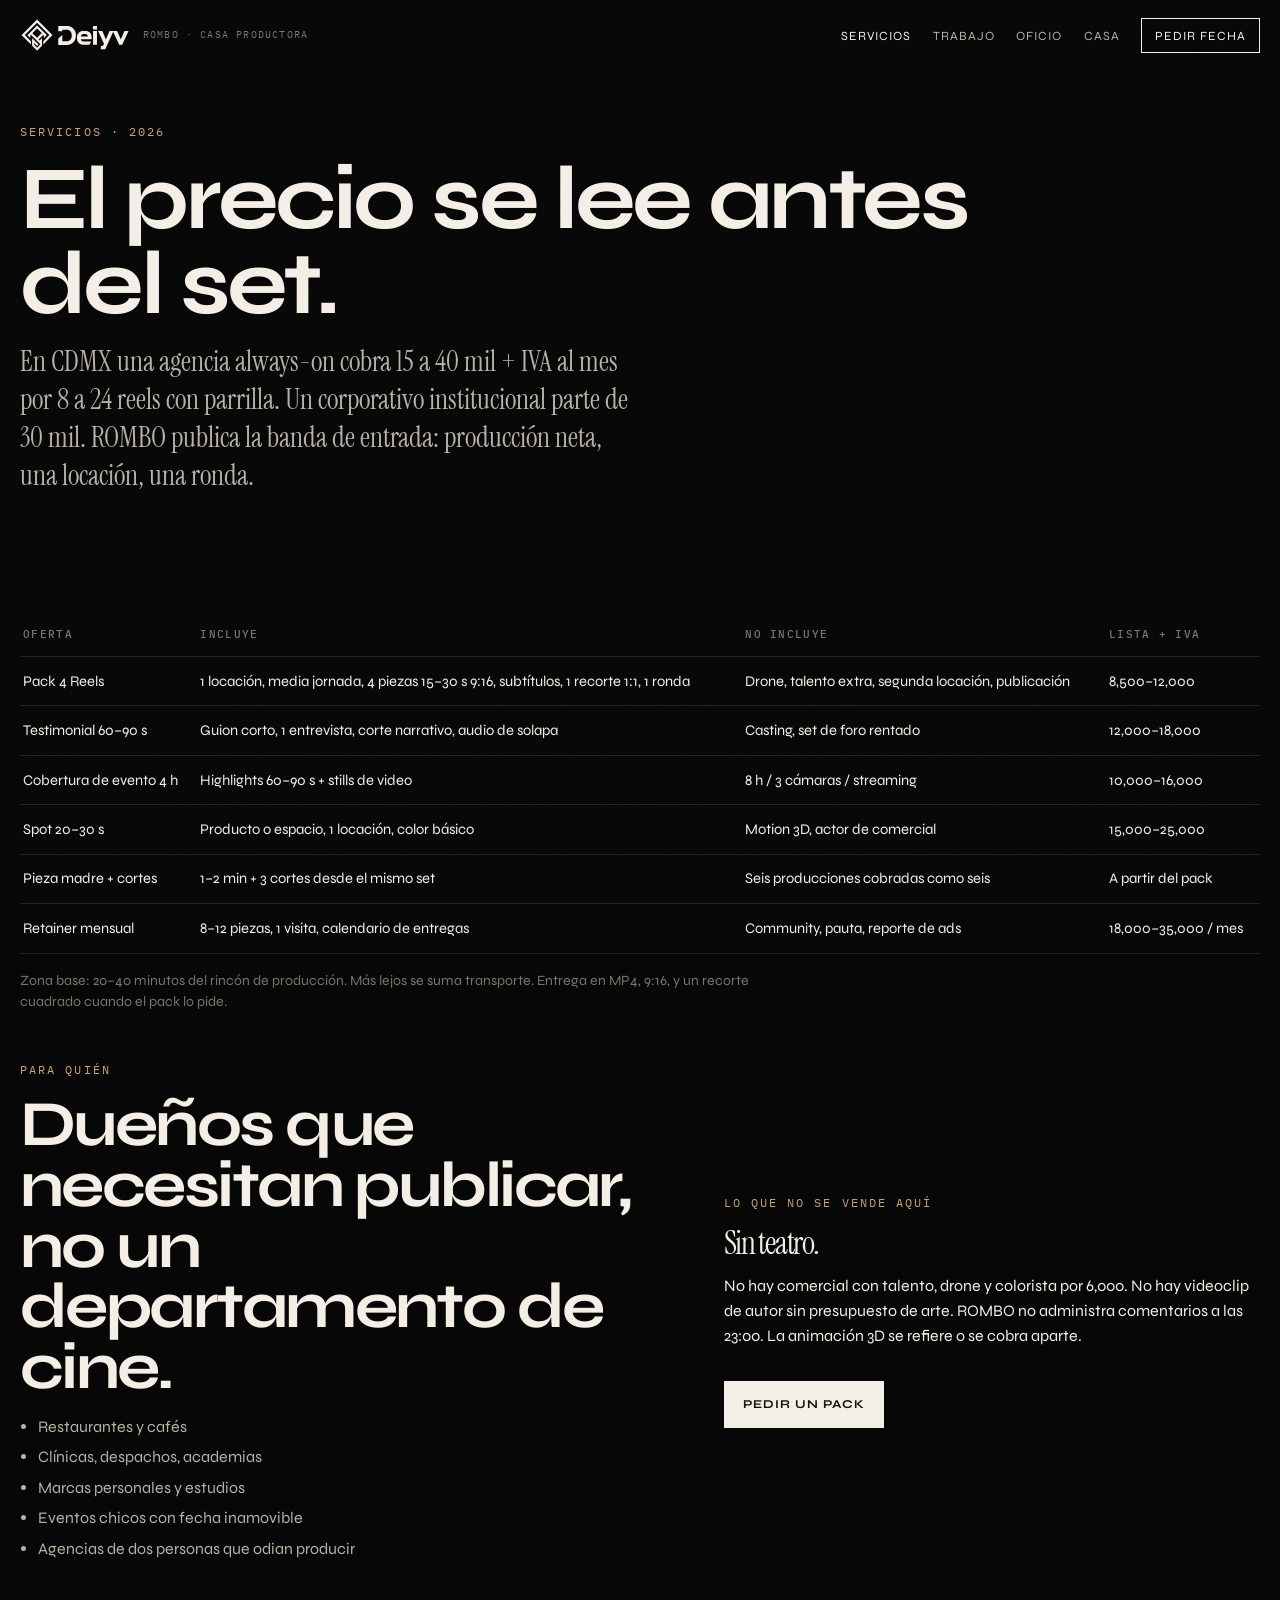
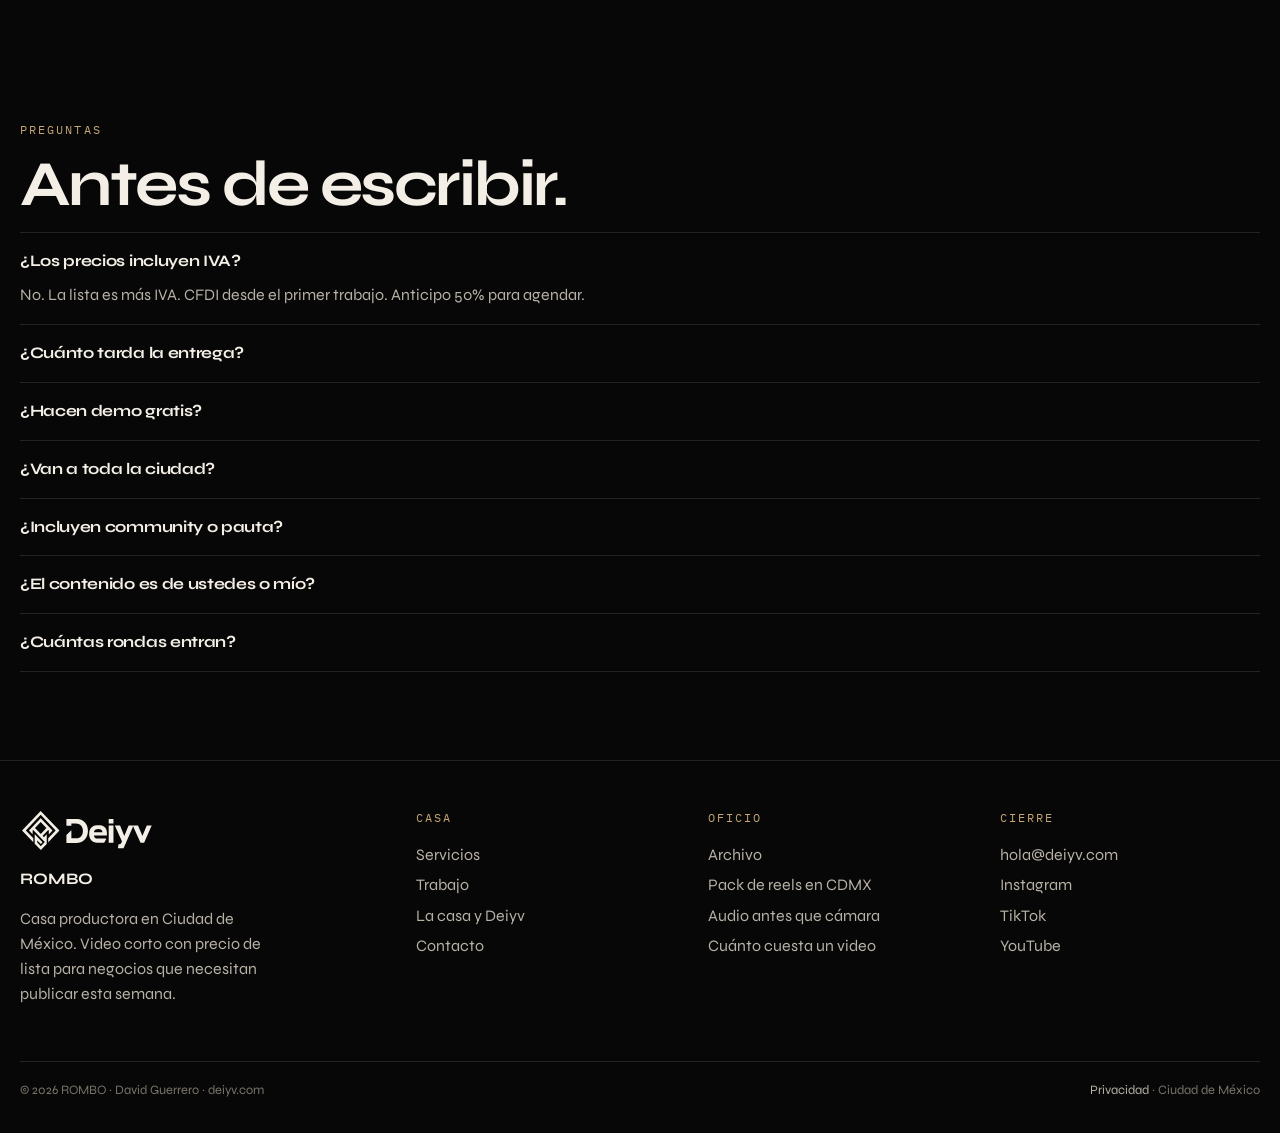
<file: servicios.html>
<!DOCTYPE html>
<html lang="es-MX">
<head>
  <meta charset="utf-8">
  <meta name="viewport" content="width=device-width, initial-scale=1">
  <title>Servicios y precios 2026 — ROMBO CDMX</title>
  <meta name="description" content="Lista 2026: pack 4 reels 8,500–12,000 MXN, testimonial, cobertura 4 h, spot y retainer 8–12 piezas. Precios + IVA, una ronda, CDMX.">
  <meta name="robots" content="index,follow,max-image-preview:large">
  <meta name="author" content="David Guerrero · ROMBO">
  <meta name="geo.region" content="MX-CMX">
  <meta name="geo.placename" content="Ciudad de México">
  <link rel="canonical" href="https://deiyv.com/servicios.html">
  <link rel="alternate" hreflang="es-MX" href="https://deiyv.com/servicios.html">
  <link rel="alternate" hreflang="es" href="https://deiyv.com/servicios.html">
  <link rel="icon" type="image/svg+xml" href="assets/brand/favicon.svg">
  <link rel="apple-touch-icon" href="assets/brand/favicon.svg">
  <link rel="manifest" href="site.webmanifest">
  <meta name="theme-color" content="#070707">
  <meta property="og:type" content="website">
  <meta property="og:locale" content="es_MX">
  <meta property="og:site_name" content="ROMBO">
  <meta property="og:title" content="Servicios y precios 2026 — ROMBO CDMX">
  <meta property="og:description" content="Lista 2026: pack 4 reels 8,500–12,000 MXN, testimonial, cobertura 4 h, spot y retainer 8–12 piezas.">
  <meta property="og:url" content="https://deiyv.com/servicios.html">
  <meta property="og:image" content="https://deiyv.com/assets/img/brief.svg">
  <meta name="twitter:card" content="summary_large_image">
  <meta name="twitter:title" content="Servicios y precios 2026 — ROMBO CDMX">
  <meta name="twitter:description" content="Lista 2026: pack 4 reels 8,500–12,000 MXN, testimonial, cobertura y retainer. Precios + IVA.">
  <meta name="twitter:image" content="https://deiyv.com/assets/img/brief.svg">
  <link rel="preconnect" href="https://fonts.googleapis.com">
  <link rel="preconnect" href="https://fonts.gstatic.com" crossorigin>
  <link href="https://fonts.googleapis.com/css2?family=IBM+Plex+Mono:wght@400;500&family=Instrument+Serif:ital@0;1&family=Syne:wght@500;600;700;800&display=swap" rel="stylesheet">
  <link rel="stylesheet" href="css/site.css">
  <script type="application/ld+json">
{
  "@context": "https://schema.org",
  "@type": "FAQPage",
  "mainEntity": [
    {"@type":"Question","name":"¿Los precios incluyen IVA?","acceptedAnswer":{"@type":"Answer","text":"No. Los precios de lista son más IVA. Se factura CFDI desde el primer trabajo."}},
    {"@type":"Question","name":"¿Cuánto tarda la entrega?","acceptedAnswer":{"@type":"Answer","text":"Primer corte en 5 a 7 días hábiles después del set, salvo cobertura con fecha de publicación inmediata."}},
    {"@type":"Question","name":"¿Hacen community management o pauta?","acceptedAnswer":{"@type":"Answer","text":"No. ROMBO produce y entrega archivos. La publicación y la pauta quedan del lado del cliente o de su agencia."}}
  ]
}
</script>
</head>
<body>
  <div class="grain" aria-hidden="true"></div>
  <a class="skip" href="#contenido">Saltar al contenido</a>
  <header class="site-header" data-header>
    <a class="brand" href="index.html" aria-label="Deiyv · ROMBO inicio">
      <img class="brand-lockup" src="assets/brand/deiyv-lockup-inverse.svg" width="220" height="72" alt="Deiyv">
      <span class="brand-name"><em>ROMBO · Casa productora</em></span>
    </a>
    <button class="nav-toggle" data-nav-toggle type="button" aria-expanded="false" aria-controls="nav">Menú</button>
    <nav id="nav" class="site-nav" data-nav>
      <a href="servicios.html" class="active">Servicios</a>
      <a href="trabajo.html">Trabajo</a>
      <a href="oficio.html">Oficio</a>
      <a href="casa.html">Casa</a>
      <a class="nav-cta" href="contacto.html" data-wa>Pedir fecha</a>
    </nav>
  </header>
  <main id="contenido">

    <header class="page-hero wrap">
      <p class="kicker">Servicios · 2026</p>
      <h1>El precio se lee antes del set.</h1>
      <p class="lead" style="margin-top:1rem">En CDMX una agencia always-on cobra 15 a 40 mil + IVA al mes por 8 a 24 reels con parrilla. Un corporativo institucional parte de 30 mil. ROMBO publica la banda de entrada: producción neta, una locación, una ronda.</p>
    </header>
    <section class="section-tight wrap">
      <div class="table-wrap" data-reveal>
        <table>
          <thead><tr><th>Oferta</th><th>Incluye</th><th>No incluye</th><th>Lista + IVA</th></tr></thead>
          <tbody>
            <tr><td>Pack 4 Reels</td><td>1 locación, media jornada, 4 piezas 15–30 s 9:16, subtítulos, 1 recorte 1:1, 1 ronda</td><td>Drone, talento extra, segunda locación, publicación</td><td>8,500–12,000</td></tr>
            <tr><td>Testimonial 60–90 s</td><td>Guion corto, 1 entrevista, corte narrativo, audio de solapa</td><td>Casting, set de foro rentado</td><td>12,000–18,000</td></tr>
            <tr><td>Cobertura de evento 4 h</td><td>Highlights 60–90 s + stills de video</td><td>8 h / 3 cámaras / streaming</td><td>10,000–16,000</td></tr>
            <tr><td>Spot 20–30 s</td><td>Producto o espacio, 1 locación, color básico</td><td>Motion 3D, actor de comercial</td><td>15,000–25,000</td></tr>
            <tr><td>Pieza madre + cortes</td><td>1–2 min + 3 cortes desde el mismo set</td><td>Seis producciones cobradas como seis</td><td>A partir del pack</td></tr>
            <tr><td>Retainer mensual</td><td>8–12 piezas, 1 visita, calendario de entregas</td><td>Community, pauta, reporte de ads</td><td>18,000–35,000 / mes</td></tr>
          </tbody>
        </table>
      </div>
      <p class="fine" data-reveal>Zona base: 20–40 minutos del rincón de producción. Más lejos se suma transporte. Entrega en MP4, 9:16, y un recorte cuadrado cuando el pack lo pide.</p>
      <div class="grid-2" style="margin-top:3rem">
        <div data-reveal>
          <p class="kicker">Para quién</p>
          <h2>Dueños que necesitan publicar, no un departamento de cine.</h2>
          <ul class="plain">
            <li>Restaurantes y cafés</li>
            <li>Clínicas, despachos, academias</li>
            <li>Marcas personales y estudios</li>
            <li>Eventos chicos con fecha inamovible</li>
            <li>Agencias de dos personas que odian producir</li>
          </ul>
        </div>
        <div data-reveal>
          <p class="kicker">Lo que no se vende aquí</p>
          <h2 class="serif" style="font-weight:400;font-size:2rem">Sin teatro.</h2>
          <p>No hay comercial con talento, drone y colorista por 6,000. No hay videoclip de autor sin presupuesto de arte. ROMBO no administra comentarios a las 23:00. La animación 3D se refiere o se cobra aparte.</p>
          <p><a class="btn" href="contacto.html" data-wa style="margin-top:1rem">Pedir un pack</a></p>
        </div>
      </div>
    </section>
    <section class="section wrap">
      <p class="kicker">Preguntas</p>
      <h2 style="margin-bottom:1rem">Antes de escribir.</h2>
      <div class="faq">
        <details open><summary>¿Los precios incluyen IVA?</summary><p>No. La lista es más IVA. CFDI desde el primer trabajo. Anticipo 50% para agendar.</p></details>
        <details><summary>¿Cuánto tarda la entrega?</summary><p>Primer corte en 5 a 7 días hábiles después del set. Cobertura con fecha de publicación se acuerda en el alcance.</p></details>
        <details><summary>¿Hacen demo gratis?</summary><p>No. Hay una prueba de 2 piezas a precio de ancla, una sola vez, si el brief es claro.</p></details>
        <details><summary>¿Van a toda la ciudad?</summary><p>Prioridad a 20–40 minutos del rincón. Más lejos se suma transporte. El área metropolitana se cubre; no se finge que Satélite cuesta lo mismo que Roma.</p></details>
        <details><summary>¿Incluyen community o pauta?</summary><p>No. Eso es el piso de las agencias always-on (15 a 40 mil al mes en packs públicos de CDMX). ROMBO entrega archivos. Tú o tu community los suben.</p></details>
        <details><summary>¿El contenido es de ustedes o mío?</summary><p>El cliente conserva uso comercial de sus piezas. ROMBO puede usar making-of si hay permiso escrito.</p></details>
        <details><summary>¿Cuántas rondas entran?</summary><p>Una. La segunda se cotiza. Los cambios de brief después del set también.</p></details>
      </div>
    </section>

  </main>
  <footer class="site-footer">
    <div class="wrap foot-grid">
      <div>
        <img class="foot-lockup" src="assets/brand/deiyv-lockup-inverse.svg" width="180" height="58" alt="Deiyv">
        <strong>ROMBO</strong>
        <p style="color:var(--ink-dim);max-width:28ch">Casa productora en Ciudad de México. Video corto con precio de lista para negocios que necesitan publicar esta semana.</p>
      </div>
      <div>
        <p class="kicker">Casa</p>
        <ul>
          <li><a href="servicios.html">Servicios</a></li>
          <li><a href="trabajo.html">Trabajo</a></li>
          <li><a href="casa.html">La casa y Deiyv</a></li>
          <li><a href="contacto.html">Contacto</a></li>
        </ul>
      </div>
      <div>
        <p class="kicker">Oficio</p>
        <ul>
          <li><a href="oficio.html">Archivo</a></li>
          <li><a href="oficio/pack-reels-cdmx.html">Pack de reels en CDMX</a></li>
          <li><a href="oficio/audio-antes-que-camara.html">Audio antes que cámara</a></li>
          <li><a href="oficio/cuanto-cuesta-un-video.html">Cuánto cuesta un video</a></li>
        </ul>
      </div>
      <div>
        <p class="kicker">Cierre</p>
        <ul>
          <li><a href="mailto:hola@deiyv.com">hola@deiyv.com</a></li>
          <li><a href="https://instagram.com/deiyv" rel="noopener">Instagram</a></li>
          <li><a href="https://www.tiktok.com/@deiyv" rel="noopener">TikTok</a></li>
          <li><a href="https://www.youtube.com/@deiyv" rel="noopener">YouTube</a></li>
        </ul>
      </div>
    </div>
    <div class="wrap foot-note">
      <span>© <span data-year>2026</span> ROMBO · David Guerrero · deiyv.com</span>
      <span><a href="privacidad.html">Privacidad</a> · Ciudad de México</span>
    </div>
  </footer>
  <script src="js/config.js"></script>
  <script src="js/site.js"></script>
</body>
</html>
</file>
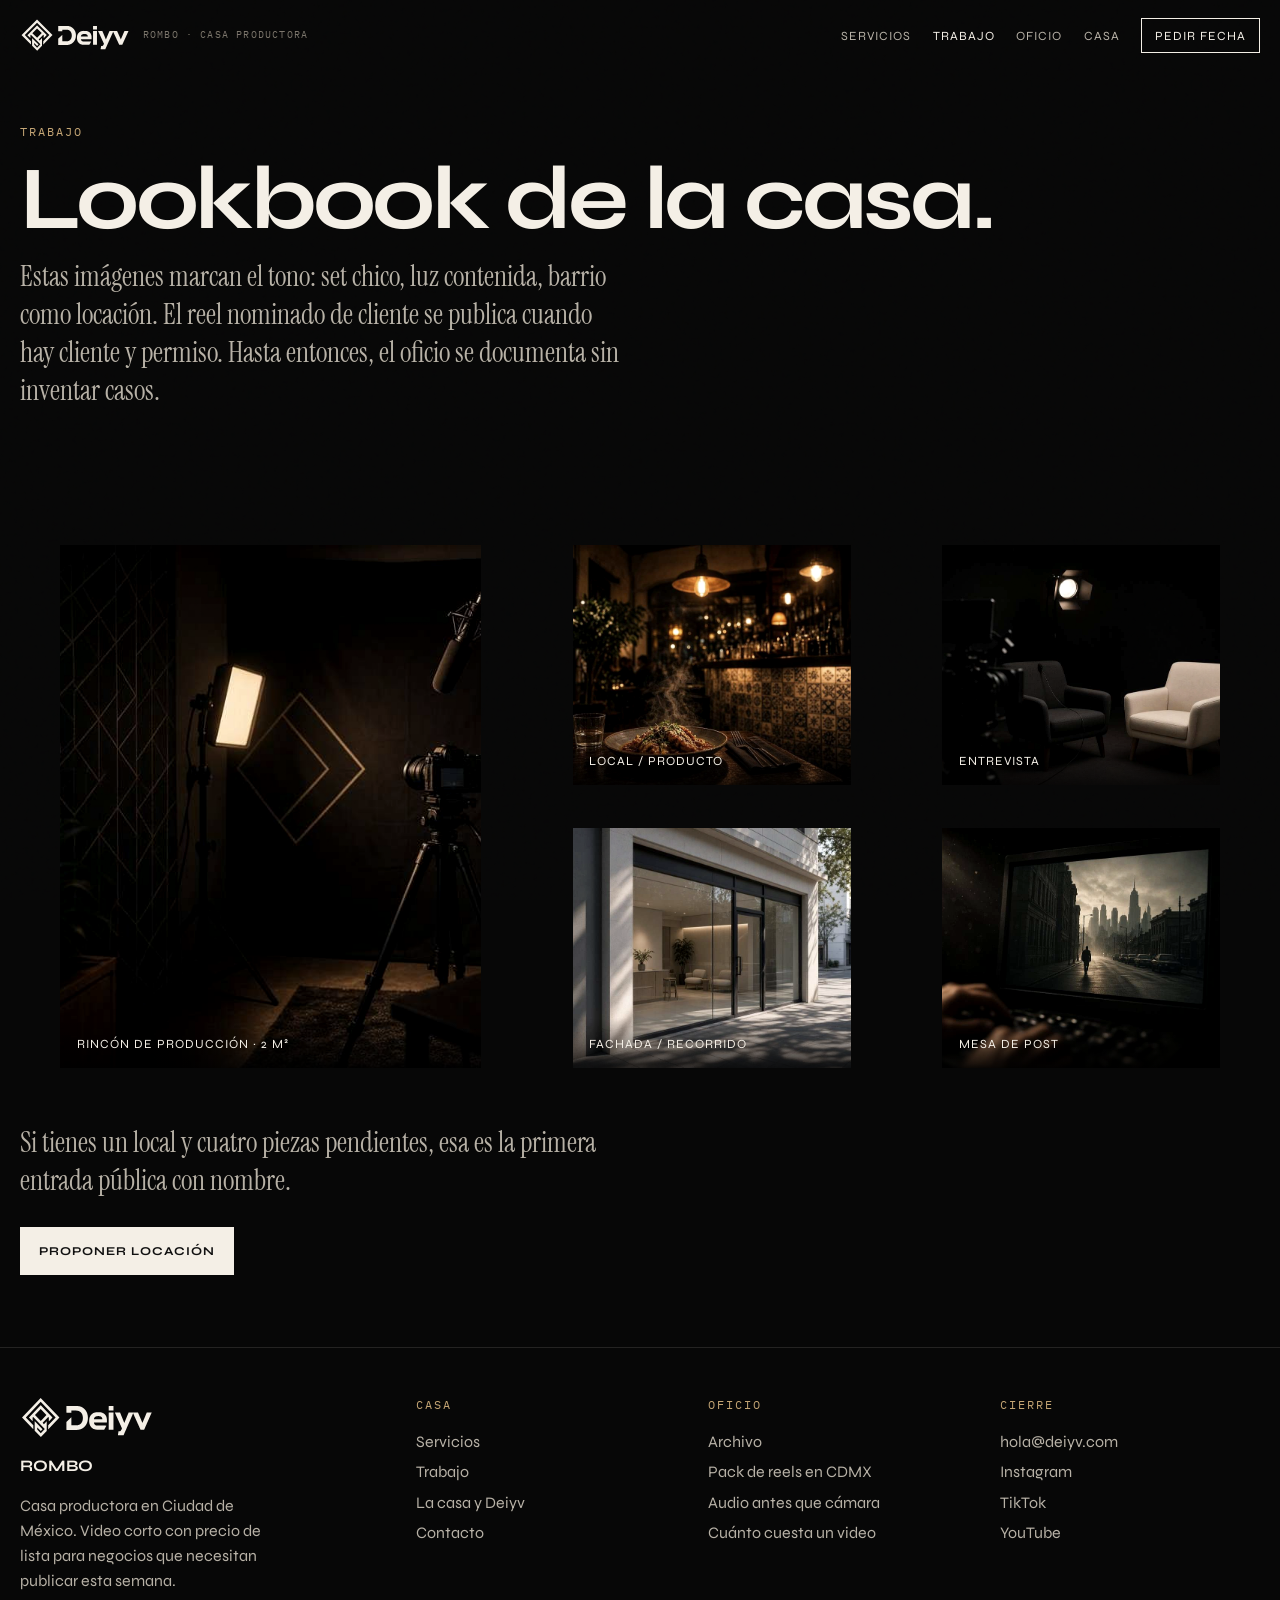
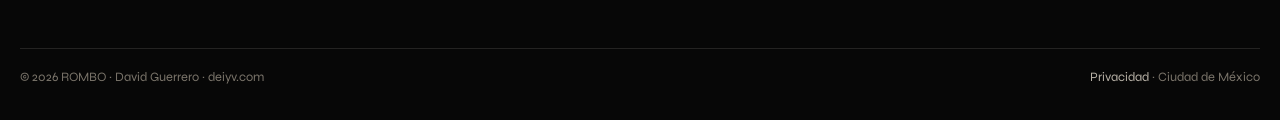
<file: trabajo.html>
<!DOCTYPE html>
<html lang="es-MX">
<head>
  <meta charset="utf-8">
  <meta name="viewport" content="width=device-width, initial-scale=1">
  <title>Trabajo — lookbook ROMBO</title>
  <meta name="description" content="Lookbook de ROMBO en Ciudad de México: locales, testimonials, brief y corte. El reel de cliente se publica cuando hay cliente.">
  <meta name="robots" content="index,follow,max-image-preview:large">
  <meta name="author" content="David Guerrero · ROMBO">
  <meta name="geo.region" content="MX-CMX">
  <meta name="geo.placename" content="Ciudad de México">
  <link rel="canonical" href="https://deiyv.com/trabajo.html">
  <link rel="alternate" hreflang="es-MX" href="https://deiyv.com/trabajo.html">
  <link rel="alternate" hreflang="es" href="https://deiyv.com/trabajo.html">
  <link rel="icon" type="image/svg+xml" href="assets/brand/favicon.svg">
  <link rel="apple-touch-icon" href="assets/brand/favicon.svg">
  <link rel="manifest" href="site.webmanifest">
  <meta name="theme-color" content="#070707">
  <meta property="og:type" content="website">
  <meta property="og:locale" content="es_MX">
  <meta property="og:site_name" content="ROMBO">
  <meta property="og:title" content="Trabajo — lookbook ROMBO">
  <meta property="og:description" content="Lookbook de ROMBO en Ciudad de México: locales, testimonials, brief y corte.">
  <meta property="og:url" content="https://deiyv.com/trabajo.html">
  <meta property="og:image" content="https://deiyv.com/assets/img/restaurante.svg">
  <meta name="twitter:card" content="summary_large_image">
  <meta name="twitter:title" content="Trabajo — lookbook ROMBO">
  <meta name="twitter:description" content="Lookbook de ROMBO en Ciudad de México: locales, testimonials, brief y corte.">
  <meta name="twitter:image" content="https://deiyv.com/assets/img/restaurante.svg">
  <link rel="preconnect" href="https://fonts.googleapis.com">
  <link rel="preconnect" href="https://fonts.gstatic.com" crossorigin>
  <link href="https://fonts.googleapis.com/css2?family=IBM+Plex+Mono:wght@400;500&family=Instrument+Serif:ital@0;1&family=Syne:wght@500;600;700;800&display=swap" rel="stylesheet">
  <link rel="stylesheet" href="css/site.css">
</head>
<body>
  <div class="grain" aria-hidden="true"></div>
  <a class="skip" href="#contenido">Saltar al contenido</a>
  <header class="site-header" data-header>
    <a class="brand" href="index.html" aria-label="Deiyv · ROMBO inicio">
      <img class="brand-lockup" src="assets/brand/deiyv-lockup-inverse.svg" width="220" height="72" alt="Deiyv">
      <span class="brand-name"><em>ROMBO · Casa productora</em></span>
    </a>
    <button class="nav-toggle" data-nav-toggle type="button" aria-expanded="false" aria-controls="nav">Menú</button>
    <nav id="nav" class="site-nav" data-nav>
      <a href="servicios.html">Servicios</a>
      <a href="trabajo.html" class="active">Trabajo</a>
      <a href="oficio.html">Oficio</a>
      <a href="casa.html">Casa</a>
      <a class="nav-cta" href="contacto.html" data-wa>Pedir fecha</a>
    </nav>
  </header>
  <main id="contenido">

    <header class="page-hero wrap">
      <p class="kicker">Trabajo</p>
      <h1>Lookbook de la casa.</h1>
      <p class="lead" style="margin-top:1rem">Estas imágenes marcan el tono: set chico, luz contenida, barrio como locación. El reel nominado de cliente se publica cuando hay cliente y permiso. Hasta entonces, el oficio se documenta sin inventar casos.</p>
    </header>
    <section class="section-tight wrap">
      <div class="work-grid">
        <figure class="shot shot-lg" data-reveal>
          <img src="assets/img/set-rincon.svg" alt="Rincón de producción ROMBO en CDMX" width="1168" height="784">
          <figcaption>Rincón de producción · 2 m²</figcaption>
        </figure>
        <figure class="shot" data-reveal>
          <img src="assets/img/restaurante.svg" alt="Still gastronómico" width="1168" height="784" loading="lazy">
          <figcaption>Local / producto</figcaption>
        </figure>
        <figure class="shot" data-reveal>
          <img src="assets/img/testimonial.svg" alt="Set de testimonial" width="1168" height="784" loading="lazy">
          <figcaption>Entrevista</figcaption>
        </figure>
        <figure class="shot" data-reveal>
          <img src="assets/img/local.svg" alt="Recorrido de local" width="1168" height="784" loading="lazy">
          <figcaption>Fachada / recorrido</figcaption>
        </figure>
        <figure class="shot" data-reveal>
          <img src="assets/img/color.svg" alt="Postproducción" width="1168" height="784" loading="lazy">
          <figcaption>Mesa de post</figcaption>
        </figure>
      </div>
      <p class="lead" style="margin-top:2.5rem" data-reveal>Si tienes un local y cuatro piezas pendientes, esa es la primera entrada pública con nombre.</p>
      <p><a class="btn" href="contacto.html" data-wa>Proponer locación</a></p>
    </section>

  </main>
  <footer class="site-footer">
    <div class="wrap foot-grid">
      <div>
        <img class="foot-lockup" src="assets/brand/deiyv-lockup-inverse.svg" width="180" height="58" alt="Deiyv">
        <strong>ROMBO</strong>
        <p style="color:var(--ink-dim);max-width:28ch">Casa productora en Ciudad de México. Video corto con precio de lista para negocios que necesitan publicar esta semana.</p>
      </div>
      <div>
        <p class="kicker">Casa</p>
        <ul>
          <li><a href="servicios.html">Servicios</a></li>
          <li><a href="trabajo.html">Trabajo</a></li>
          <li><a href="casa.html">La casa y Deiyv</a></li>
          <li><a href="contacto.html">Contacto</a></li>
        </ul>
      </div>
      <div>
        <p class="kicker">Oficio</p>
        <ul>
          <li><a href="oficio.html">Archivo</a></li>
          <li><a href="oficio/pack-reels-cdmx.html">Pack de reels en CDMX</a></li>
          <li><a href="oficio/audio-antes-que-camara.html">Audio antes que cámara</a></li>
          <li><a href="oficio/cuanto-cuesta-un-video.html">Cuánto cuesta un video</a></li>
        </ul>
      </div>
      <div>
        <p class="kicker">Cierre</p>
        <ul>
          <li><a href="mailto:hola@deiyv.com">hola@deiyv.com</a></li>
          <li><a href="https://instagram.com/deiyv" rel="noopener">Instagram</a></li>
          <li><a href="https://www.tiktok.com/@deiyv" rel="noopener">TikTok</a></li>
          <li><a href="https://www.youtube.com/@deiyv" rel="noopener">YouTube</a></li>
        </ul>
      </div>
    </div>
    <div class="wrap foot-note">
      <span>© <span data-year>2026</span> ROMBO · David Guerrero · deiyv.com</span>
      <span><a href="privacidad.html">Privacidad</a> · Ciudad de México</span>
    </div>
  </footer>
  <script src="js/config.js"></script>
  <script src="js/site.js"></script>
</body>
</html>
</file>
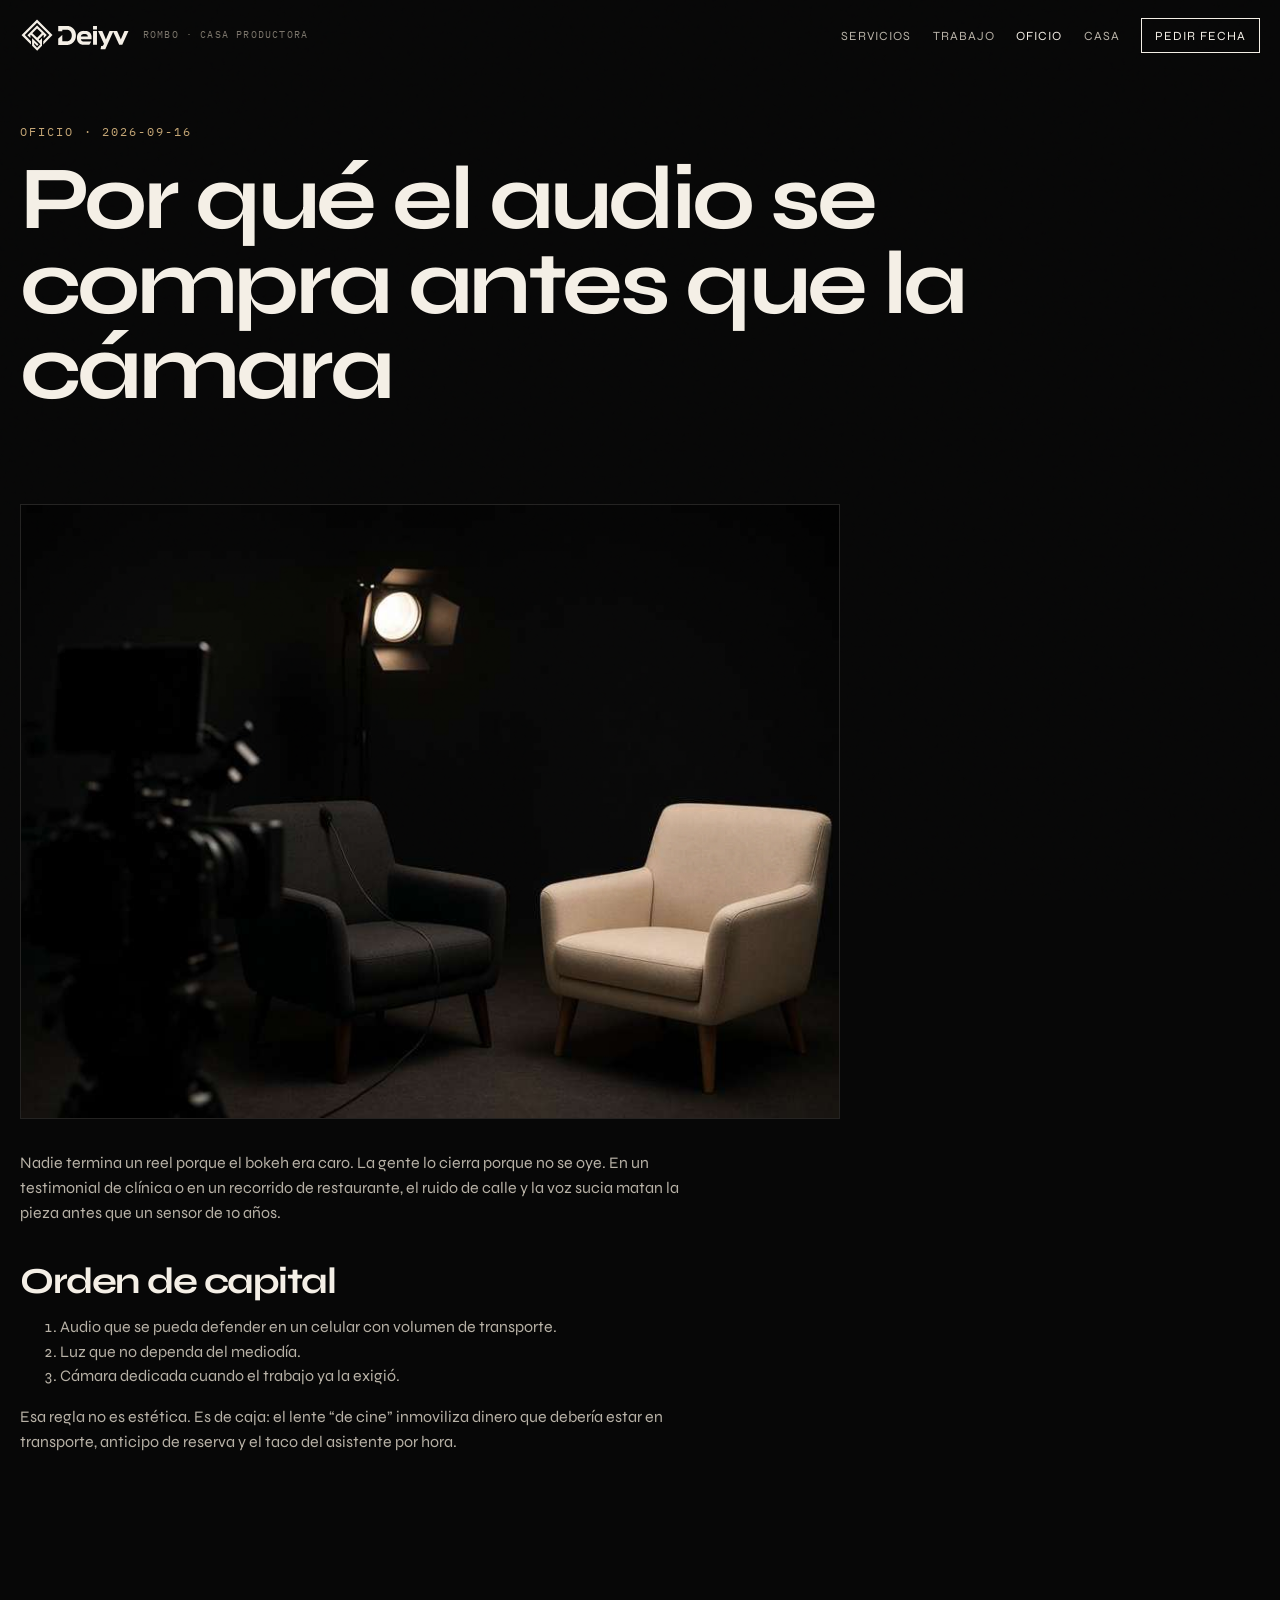
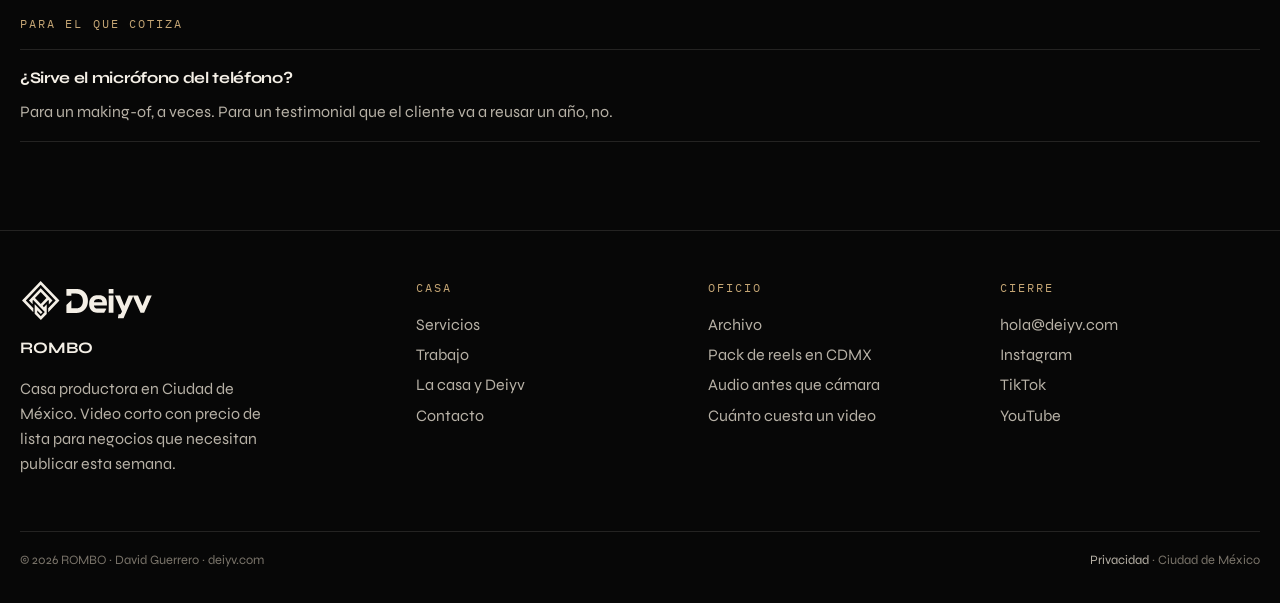
<file: oficio/audio-antes-que-camara.html>
<!DOCTYPE html>
<html lang="es-MX">
<head>
  <meta charset="utf-8">
  <meta name="viewport" content="width=device-width, initial-scale=1">
  <title>Por qué el audio se compra antes que la cámara — ROMBO</title>
  <meta name="description" content="En producción chica, un micrófono limpio vende más que un lente de cine. La regla de ROMBO para gastar capital.">
  <meta name="robots" content="index,follow,max-image-preview:large">
  <meta name="author" content="David Guerrero · ROMBO">
  <meta name="geo.region" content="MX-CMX">
  <meta name="geo.placename" content="Ciudad de México">
  <link rel="canonical" href="https://deiyv.com/oficio/audio-antes-que-camara.html">
  <link rel="alternate" hreflang="es-MX" href="https://deiyv.com/oficio/audio-antes-que-camara.html">
  <link rel="alternate" hreflang="es" href="https://deiyv.com/oficio/audio-antes-que-camara.html">
  <link rel="icon" type="image/svg+xml" href="../assets/brand/favicon.svg">
  <link rel="apple-touch-icon" href="../assets/brand/favicon.svg">
  <link rel="manifest" href="../site.webmanifest">
  <meta name="theme-color" content="#070707">
  <meta property="og:type" content="article">
  <meta property="og:locale" content="es_MX">
  <meta property="og:site_name" content="ROMBO">
  <meta property="og:title" content="Por qué el audio se compra antes que la cámara — ROMBO">
  <meta property="og:description" content="En producción chica, un micrófono limpio vende más que un lente de cine. La regla de ROMBO para gastar capital.">
  <meta property="og:url" content="https://deiyv.com/oficio/audio-antes-que-camara.html">
  <meta property="og:image" content="https://deiyv.com/assets/img/testimonial.svg">
  <meta name="twitter:card" content="summary_large_image">
  <meta name="twitter:title" content="Por qué el audio se compra antes que la cámara — ROMBO">
  <meta name="twitter:description" content="En producción chica, un micrófono limpio vende más que un lente de cine. La regla de ROMBO para gastar capital.">
  <meta name="twitter:image" content="https://deiyv.com/assets/img/testimonial.svg">
  <link rel="preconnect" href="https://fonts.googleapis.com">
  <link rel="preconnect" href="https://fonts.gstatic.com" crossorigin>
  <link href="https://fonts.googleapis.com/css2?family=IBM+Plex+Mono:wght@400;500&family=Instrument+Serif:ital@0;1&family=Syne:wght@500;600;700;800&display=swap" rel="stylesheet">
  <link rel="stylesheet" href="../css/site.css">
  <script type="application/ld+json">
{
  "@context": "https://schema.org",
  "@type": "Article",
  "headline": "Por qué el audio se compra antes que la cámara",
  "datePublished": "2026-09-16",
  "dateModified": "2026-09-16",
  "inLanguage": "es-MX",
  "author": {"@type":"Person","name":"David Guerrero"},
  "publisher": {"@type":"Organization","name":"ROMBO","logo":{"@type":"ImageObject","url":"https://deiyv.com/assets/brand/deiyv-logo.svg"}},
  "image": "https://deiyv.com/assets/img/testimonial.svg",
  "mainEntityOfPage": "https://deiyv.com/oficio/audio-antes-que-camara.html"
}
</script>
</head>
<body>
  <div class="grain" aria-hidden="true"></div>
  <a class="skip" href="#contenido">Saltar al contenido</a>
  <header class="site-header" data-header>
    <a class="brand" href="../index.html" aria-label="Deiyv · ROMBO inicio">
      <img class="brand-lockup" src="../assets/brand/deiyv-lockup-inverse.svg" width="220" height="72" alt="Deiyv">
      <span class="brand-name"><em>ROMBO · Casa productora</em></span>
    </a>
    <button class="nav-toggle" data-nav-toggle type="button" aria-expanded="false" aria-controls="nav">Menú</button>
    <nav id="nav" class="site-nav" data-nav>
      <a href="../servicios.html">Servicios</a>
      <a href="../trabajo.html">Trabajo</a>
      <a href="../oficio.html" class="active">Oficio</a>
      <a href="../casa.html">Casa</a>
      <a class="nav-cta" href="../contacto.html" data-wa>Pedir fecha</a>
    </nav>
  </header>
  <main id="contenido">

    <header class="page-hero wrap">
      <p class="kicker">Oficio · 2026-09-16</p>
      <h1>Por qué el audio se compra antes que la cámara</h1>
    </header>
    <section class="section-tight wrap">
      <div class="media-frame" style="max-width:820px;margin-bottom:2rem">
        <img src="../assets/img/testimonial.svg" alt="" width="1168" height="784">
      </div>
      <article class="prose">
        
    <p>Nadie termina un reel porque el bokeh era caro. La gente lo cierra porque no se oye. En un testimonial de clínica o en un recorrido de restaurante, el ruido de calle y la voz sucia matan la pieza antes que un sensor de 10 años.</p>
    <h2>Orden de capital</h2>
    <ol>
      <li>Audio que se pueda defender en un celular con volumen de transporte.</li>
      <li>Luz que no dependa del mediodía.</li>
      <li>Cámara dedicada cuando el trabajo ya la exigió.</li>
    </ol>
    <p>Esa regla no es estética. Es de caja: el lente “de cine” inmoviliza dinero que debería estar en transporte, anticipo de reserva y el taco del asistente por hora.</p>
    
      </article>
    </section>
    
    <section class="section wrap">
      <p class="kicker">Para el que cotiza</p>
      <div class="faq">
    <details open><summary>¿Sirve el micrófono del teléfono?</summary><p>Para un making-of, a veces. Para un testimonial que el cliente va a reusar un año, no.</p></details>
    </div>
    </section>

  </main>
  <footer class="site-footer">
    <div class="wrap foot-grid">
      <div>
        <img class="foot-lockup" src="../assets/brand/deiyv-lockup-inverse.svg" width="180" height="58" alt="Deiyv">
        <strong>ROMBO</strong>
        <p style="color:var(--ink-dim);max-width:28ch">Casa productora en Ciudad de México. Video corto con precio de lista para negocios que necesitan publicar esta semana.</p>
      </div>
      <div>
        <p class="kicker">Casa</p>
        <ul>
          <li><a href="../servicios.html">Servicios</a></li>
          <li><a href="../trabajo.html">Trabajo</a></li>
          <li><a href="../casa.html">La casa y Deiyv</a></li>
          <li><a href="../contacto.html">Contacto</a></li>
        </ul>
      </div>
      <div>
        <p class="kicker">Oficio</p>
        <ul>
          <li><a href="../oficio.html">Archivo</a></li>
          <li><a href="pack-reels-cdmx.html">Pack de reels en CDMX</a></li>
          <li><a href="audio-antes-que-camara.html">Audio antes que cámara</a></li>
          <li><a href="cuanto-cuesta-un-video.html">Cuánto cuesta un video</a></li>
        </ul>
      </div>
      <div>
        <p class="kicker">Cierre</p>
        <ul>
          <li><a href="mailto:hola@deiyv.com">hola@deiyv.com</a></li>
          <li><a href="https://instagram.com/deiyv" rel="noopener">Instagram</a></li>
          <li><a href="https://www.tiktok.com/@deiyv" rel="noopener">TikTok</a></li>
          <li><a href="https://www.youtube.com/@deiyv" rel="noopener">YouTube</a></li>
        </ul>
      </div>
    </div>
    <div class="wrap foot-note">
      <span>© <span data-year>2026</span> ROMBO · David Guerrero · deiyv.com</span>
      <span><a href="../privacidad.html">Privacidad</a> · Ciudad de México</span>
    </div>
  </footer>
  <script src="../js/config.js"></script>
  <script src="../js/site.js"></script>
</body>
</html>
</file>
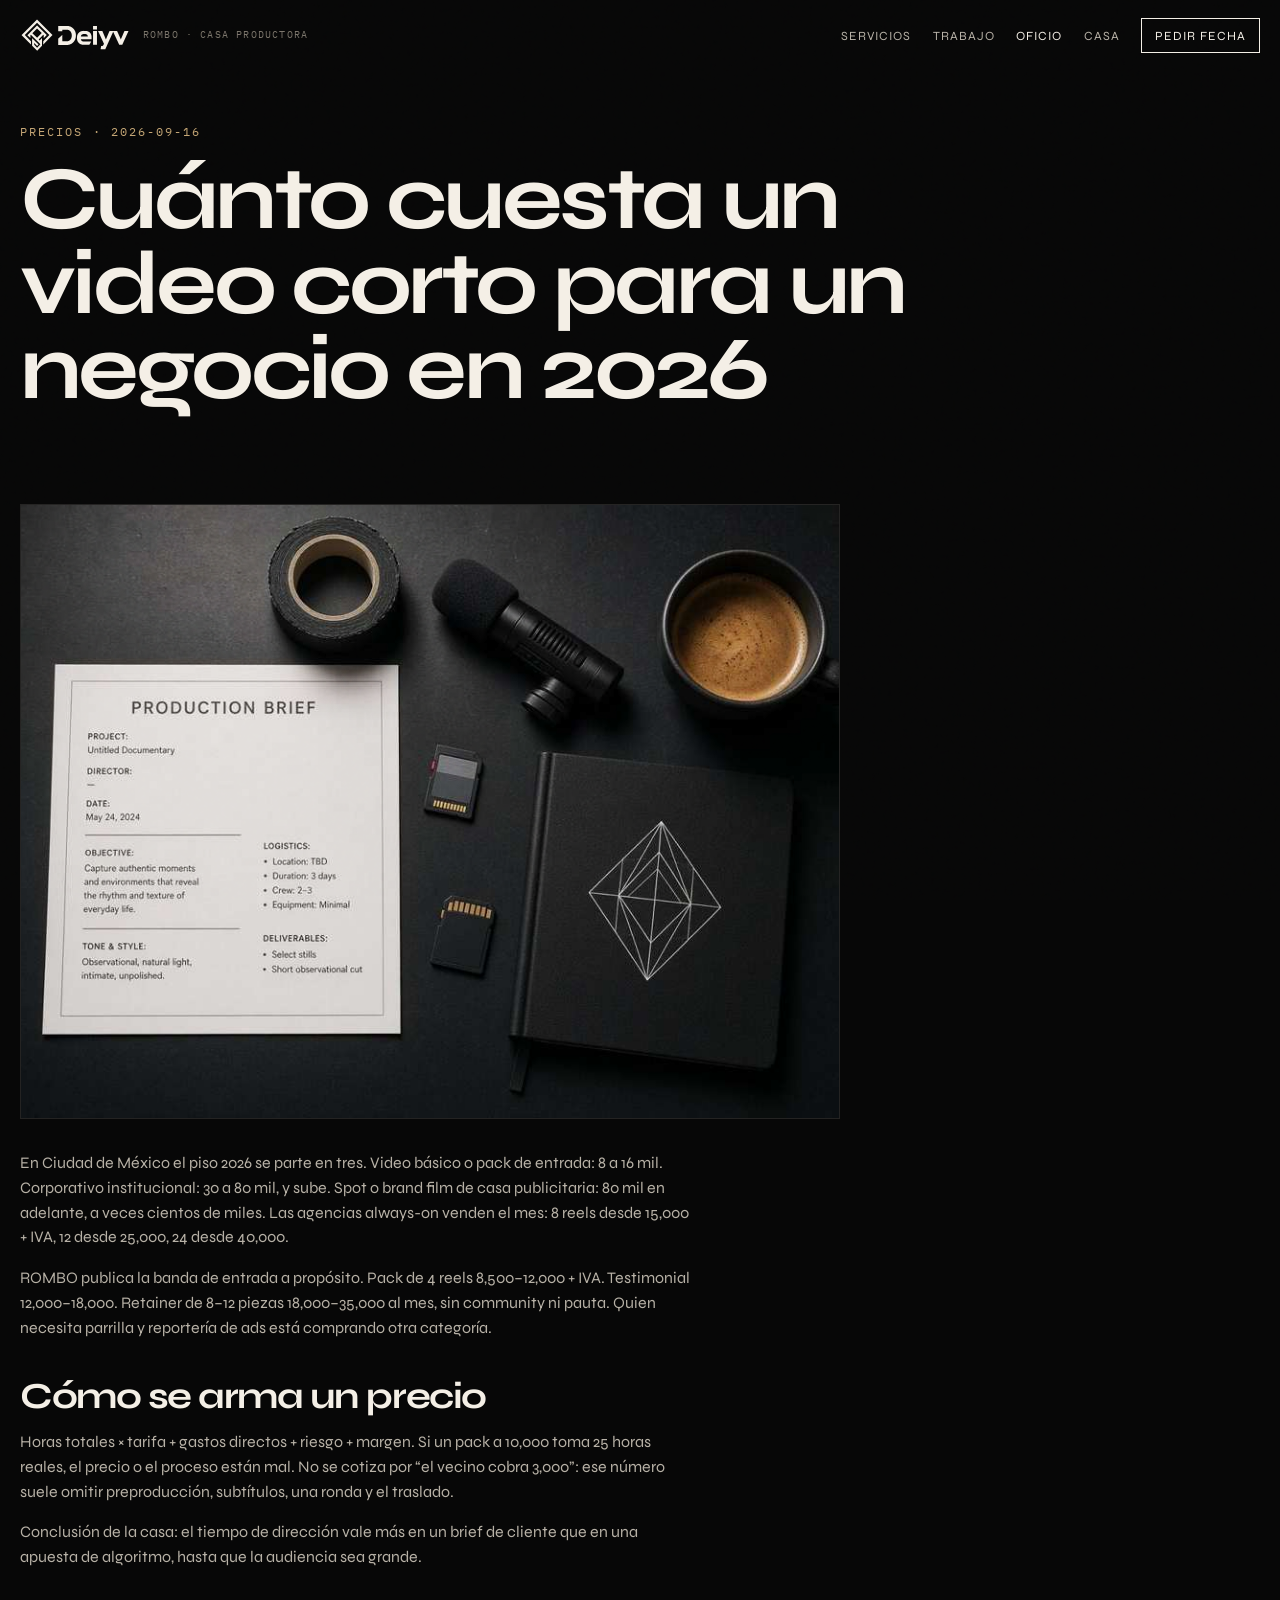
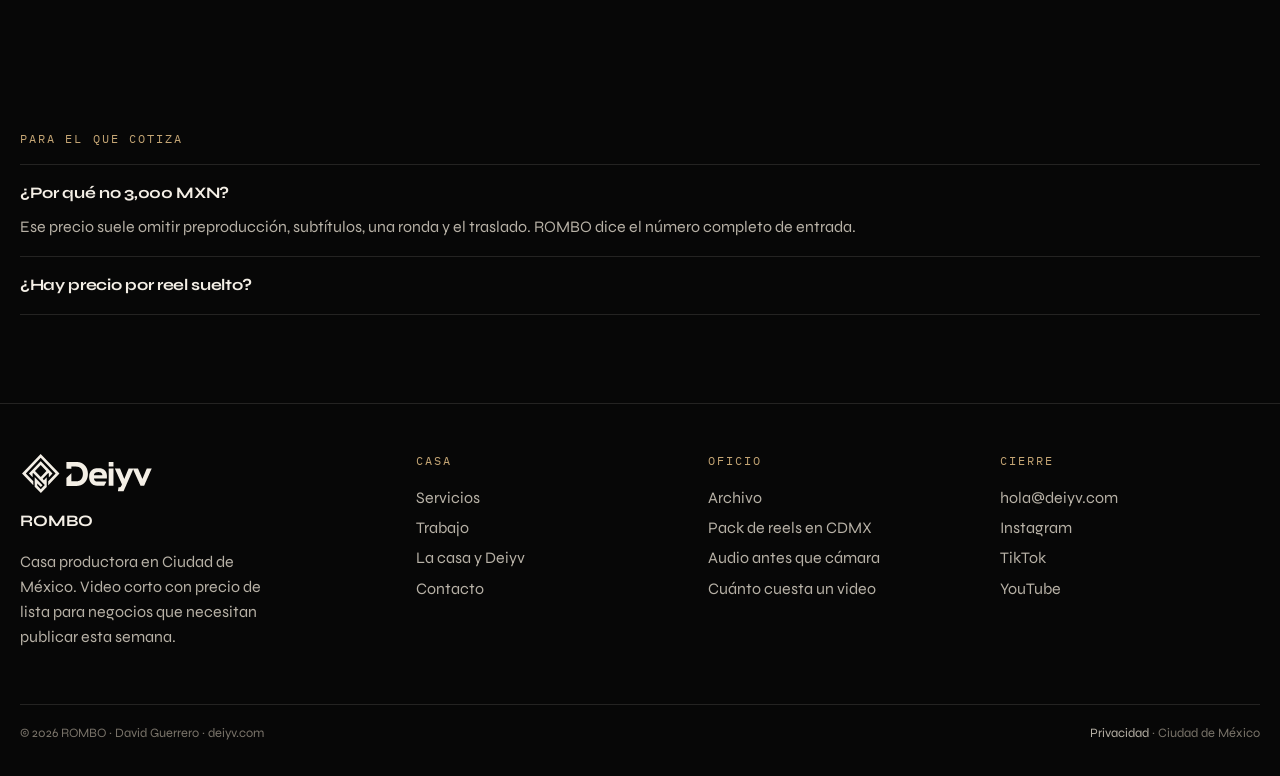
<file: oficio/cuanto-cuesta-un-video.html>
<!DOCTYPE html>
<html lang="es-MX">
<head>
  <meta charset="utf-8">
  <meta name="viewport" content="width=device-width, initial-scale=1">
  <title>Cuánto cuesta un video corto para un negocio en 2026 — ROMBO</title>
  <meta name="description" content="Rangos de precio en Ciudad de México para reels, testimonials, cobertura y retainers según ROMBO.">
  <meta name="robots" content="index,follow,max-image-preview:large">
  <meta name="author" content="David Guerrero · ROMBO">
  <meta name="geo.region" content="MX-CMX">
  <meta name="geo.placename" content="Ciudad de México">
  <link rel="canonical" href="https://deiyv.com/oficio/cuanto-cuesta-un-video.html">
  <link rel="alternate" hreflang="es-MX" href="https://deiyv.com/oficio/cuanto-cuesta-un-video.html">
  <link rel="alternate" hreflang="es" href="https://deiyv.com/oficio/cuanto-cuesta-un-video.html">
  <link rel="icon" type="image/svg+xml" href="../assets/brand/favicon.svg">
  <link rel="apple-touch-icon" href="../assets/brand/favicon.svg">
  <link rel="manifest" href="../site.webmanifest">
  <meta name="theme-color" content="#070707">
  <meta property="og:type" content="article">
  <meta property="og:locale" content="es_MX">
  <meta property="og:site_name" content="ROMBO">
  <meta property="og:title" content="Cuánto cuesta un video corto para un negocio en 2026 — ROMBO">
  <meta property="og:description" content="Rangos de precio en Ciudad de México para reels, testimonials, cobertura y retainers según ROMBO.">
  <meta property="og:url" content="https://deiyv.com/oficio/cuanto-cuesta-un-video.html">
  <meta property="og:image" content="https://deiyv.com/assets/img/brief.svg">
  <meta name="twitter:card" content="summary_large_image">
  <meta name="twitter:title" content="Cuánto cuesta un video corto para un negocio en 2026 — ROMBO">
  <meta name="twitter:description" content="Rangos de precio en Ciudad de México para reels, testimonials, cobertura y retainers según ROMBO.">
  <meta name="twitter:image" content="https://deiyv.com/assets/img/brief.svg">
  <link rel="preconnect" href="https://fonts.googleapis.com">
  <link rel="preconnect" href="https://fonts.gstatic.com" crossorigin>
  <link href="https://fonts.googleapis.com/css2?family=IBM+Plex+Mono:wght@400;500&family=Instrument+Serif:ital@0;1&family=Syne:wght@500;600;700;800&display=swap" rel="stylesheet">
  <link rel="stylesheet" href="../css/site.css">
  <script type="application/ld+json">
{
  "@context": "https://schema.org",
  "@type": "Article",
  "headline": "Cuánto cuesta un video corto para un negocio en 2026",
  "datePublished": "2026-09-16",
  "dateModified": "2026-09-17",
  "inLanguage": "es-MX",
  "author": {"@type":"Person","name":"David Guerrero"},
  "publisher": {"@type":"Organization","name":"ROMBO","logo":{"@type":"ImageObject","url":"https://deiyv.com/assets/brand/deiyv-logo.svg"}},
  "image": "https://deiyv.com/assets/img/brief.svg",
  "mainEntityOfPage": "https://deiyv.com/oficio/cuanto-cuesta-un-video.html"
}
</script>
</head>
<body>
  <div class="grain" aria-hidden="true"></div>
  <a class="skip" href="#contenido">Saltar al contenido</a>
  <header class="site-header" data-header>
    <a class="brand" href="../index.html" aria-label="Deiyv · ROMBO inicio">
      <img class="brand-lockup" src="../assets/brand/deiyv-lockup-inverse.svg" width="220" height="72" alt="Deiyv">
      <span class="brand-name"><em>ROMBO · Casa productora</em></span>
    </a>
    <button class="nav-toggle" data-nav-toggle type="button" aria-expanded="false" aria-controls="nav">Menú</button>
    <nav id="nav" class="site-nav" data-nav>
      <a href="../servicios.html">Servicios</a>
      <a href="../trabajo.html">Trabajo</a>
      <a href="../oficio.html" class="active">Oficio</a>
      <a href="../casa.html">Casa</a>
      <a class="nav-cta" href="../contacto.html" data-wa>Pedir fecha</a>
    </nav>
  </header>
  <main id="contenido">

    <header class="page-hero wrap">
      <p class="kicker">Precios · 2026-09-16</p>
      <h1>Cuánto cuesta un video corto para un negocio en 2026</h1>
    </header>
    <section class="section-tight wrap">
      <div class="media-frame" style="max-width:820px;margin-bottom:2rem">
        <img src="../assets/img/brief.svg" alt="" width="1168" height="784">
      </div>
      <article class="prose">
        
    <p>En Ciudad de México el piso 2026 se parte en tres. Video básico o pack de entrada: 8 a 16 mil. Corporativo institucional: 30 a 80 mil, y sube. Spot o brand film de casa publicitaria: 80 mil en adelante, a veces cientos de miles. Las agencias always-on venden el mes: 8 reels desde 15,000 + IVA, 12 desde 25,000, 24 desde 40,000.</p>
    <p>ROMBO publica la banda de entrada a propósito. Pack de 4 reels 8,500–12,000 + IVA. Testimonial 12,000–18,000. Retainer de 8–12 piezas 18,000–35,000 al mes, sin community ni pauta. Quien necesita parrilla y reportería de ads está comprando otra categoría.</p>
    <h2>Cómo se arma un precio</h2>
    <p>Horas totales × tarifa + gastos directos + riesgo + margen. Si un pack a 10,000 toma 25 horas reales, el precio o el proceso están mal. No se cotiza por “el vecino cobra 3,000”: ese número suele omitir preproducción, subtítulos, una ronda y el traslado.</p>
    <p>Conclusión de la casa: el tiempo de dirección vale más en un brief de cliente que en una apuesta de algoritmo, hasta que la audiencia sea grande.</p>
    
      </article>
    </section>
    
    <section class="section wrap">
      <p class="kicker">Para el que cotiza</p>
      <div class="faq">
    <details open><summary>¿Por qué no 3,000 MXN?</summary><p>Ese precio suele omitir preproducción, subtítulos, una ronda y el traslado. ROMBO dice el número completo de entrada.</p></details>
    <details><summary>¿Hay precio por reel suelto?</summary><p>Se evita. Un reel suelto tiene el mismo costo de traslado que cuatro. El pack protege al cliente y a la casa.</p></details>
    </div>
    </section>

  </main>
  <footer class="site-footer">
    <div class="wrap foot-grid">
      <div>
        <img class="foot-lockup" src="../assets/brand/deiyv-lockup-inverse.svg" width="180" height="58" alt="Deiyv">
        <strong>ROMBO</strong>
        <p style="color:var(--ink-dim);max-width:28ch">Casa productora en Ciudad de México. Video corto con precio de lista para negocios que necesitan publicar esta semana.</p>
      </div>
      <div>
        <p class="kicker">Casa</p>
        <ul>
          <li><a href="../servicios.html">Servicios</a></li>
          <li><a href="../trabajo.html">Trabajo</a></li>
          <li><a href="../casa.html">La casa y Deiyv</a></li>
          <li><a href="../contacto.html">Contacto</a></li>
        </ul>
      </div>
      <div>
        <p class="kicker">Oficio</p>
        <ul>
          <li><a href="../oficio.html">Archivo</a></li>
          <li><a href="pack-reels-cdmx.html">Pack de reels en CDMX</a></li>
          <li><a href="audio-antes-que-camara.html">Audio antes que cámara</a></li>
          <li><a href="cuanto-cuesta-un-video.html">Cuánto cuesta un video</a></li>
        </ul>
      </div>
      <div>
        <p class="kicker">Cierre</p>
        <ul>
          <li><a href="mailto:hola@deiyv.com">hola@deiyv.com</a></li>
          <li><a href="https://instagram.com/deiyv" rel="noopener">Instagram</a></li>
          <li><a href="https://www.tiktok.com/@deiyv" rel="noopener">TikTok</a></li>
          <li><a href="https://www.youtube.com/@deiyv" rel="noopener">YouTube</a></li>
        </ul>
      </div>
    </div>
    <div class="wrap foot-note">
      <span>© <span data-year>2026</span> ROMBO · David Guerrero · deiyv.com</span>
      <span><a href="../privacidad.html">Privacidad</a> · Ciudad de México</span>
    </div>
  </footer>
  <script src="../js/config.js"></script>
  <script src="../js/site.js"></script>
</body>
</html>
</file>
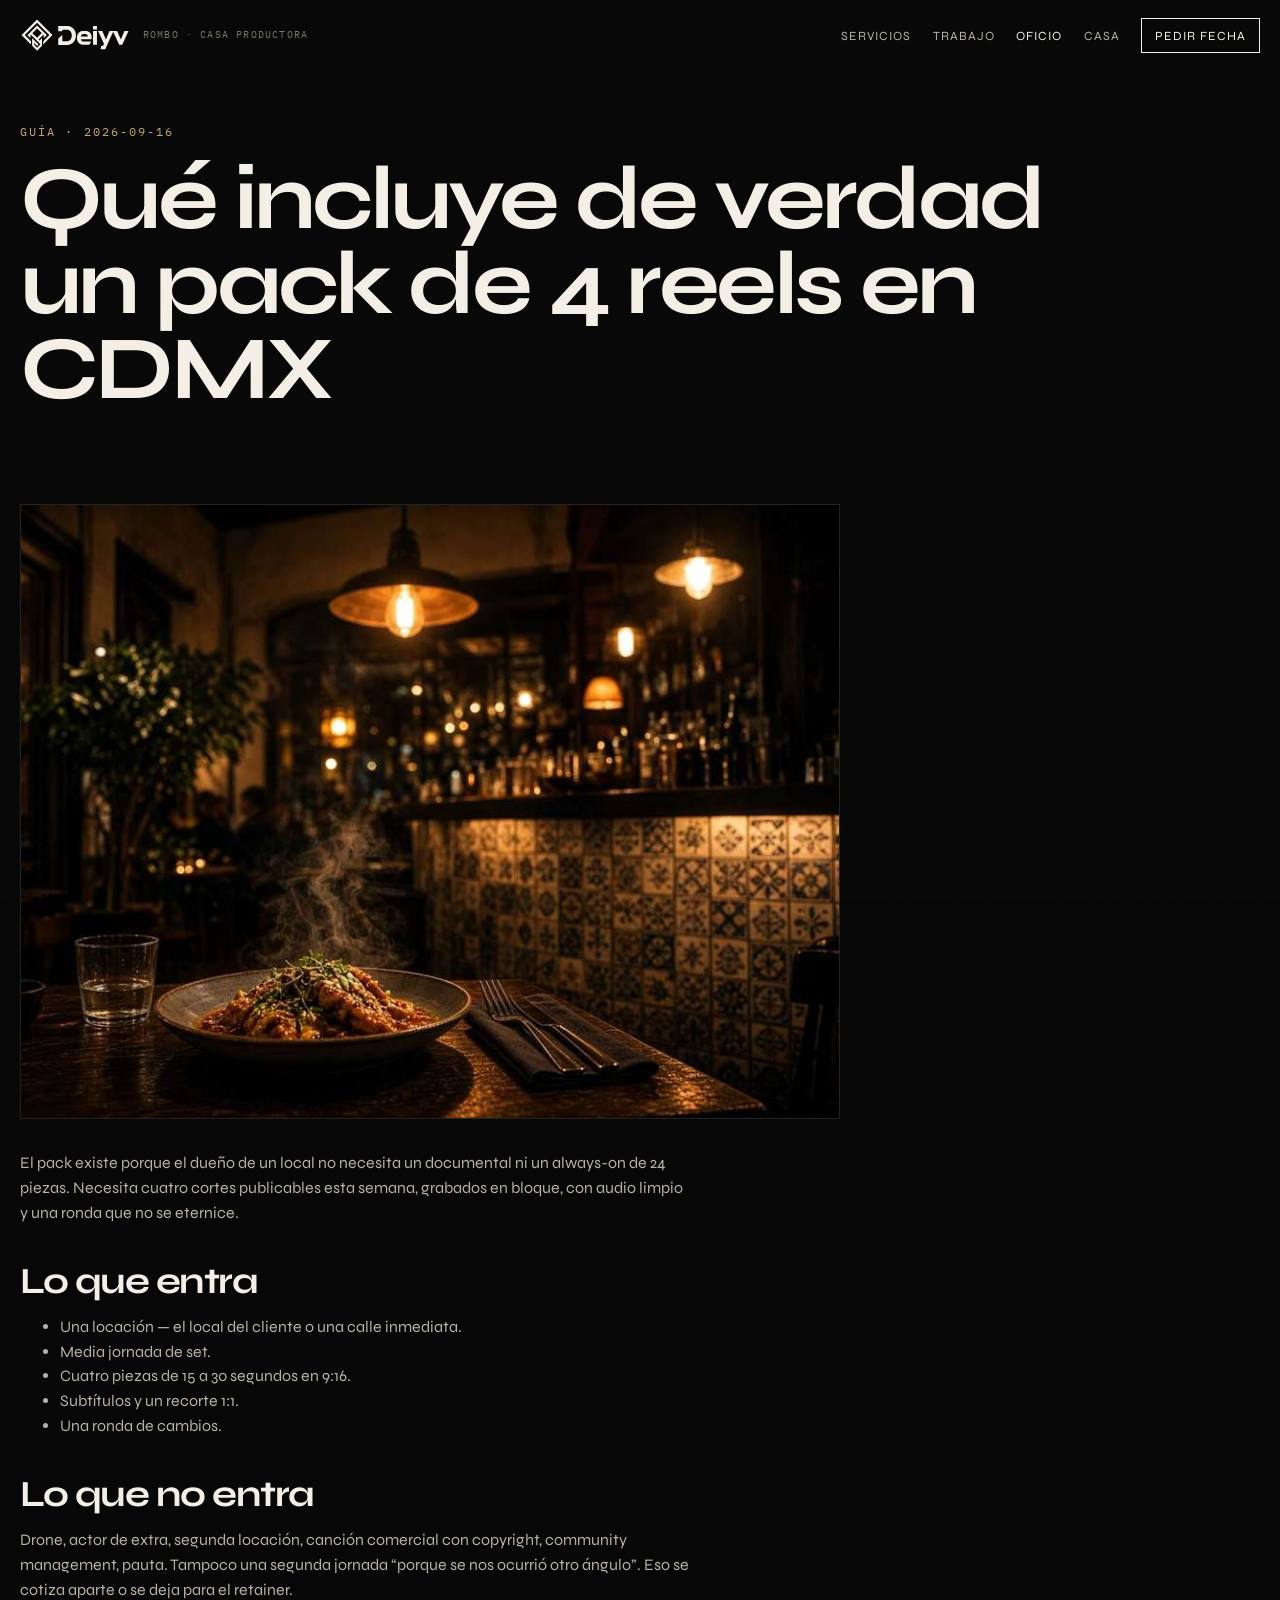
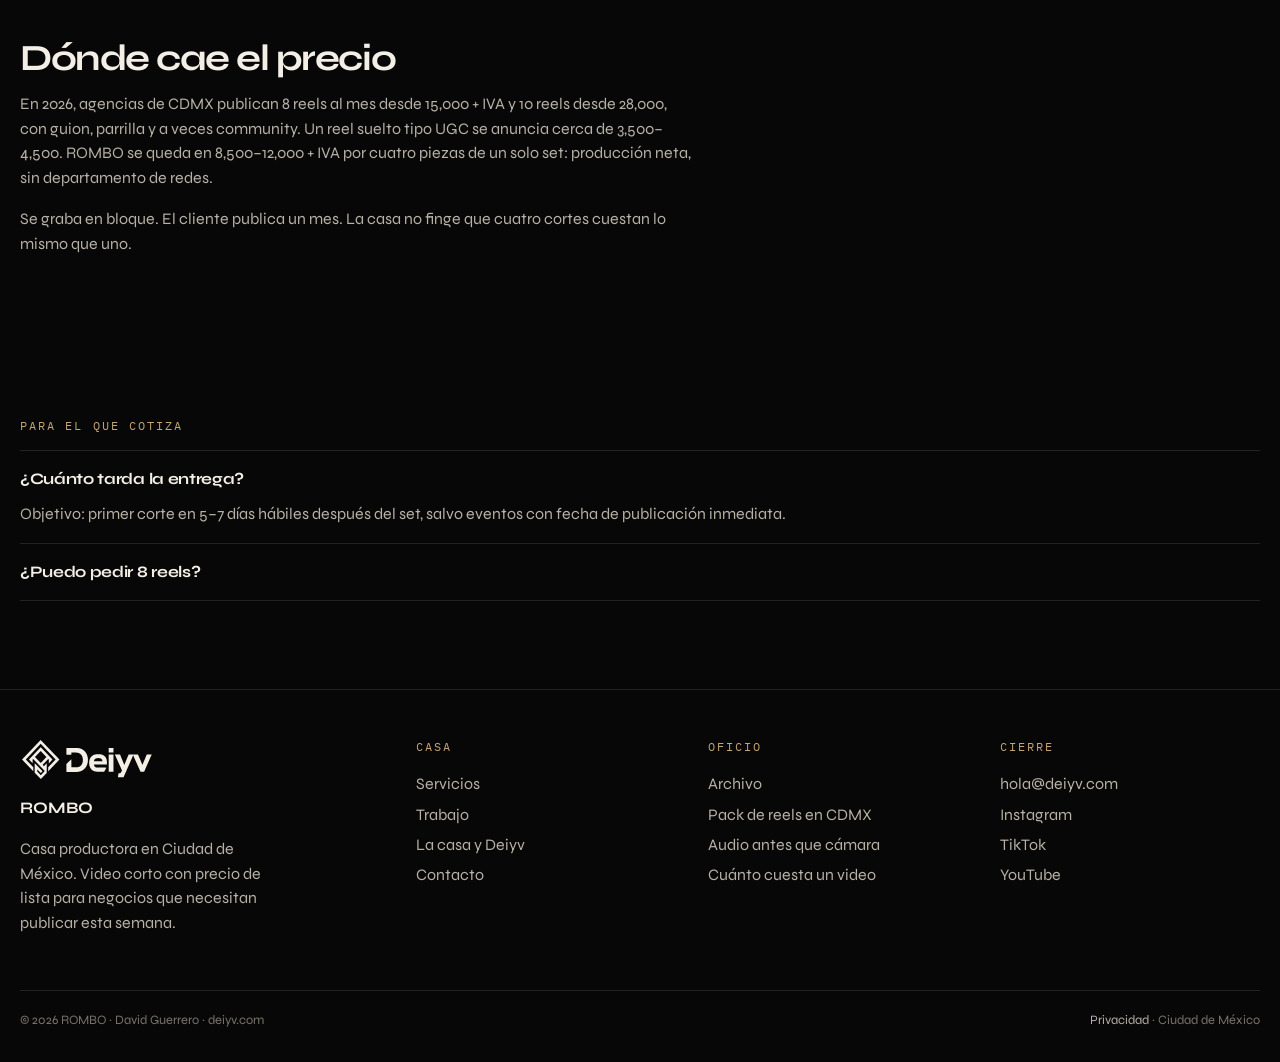
<file: oficio/pack-reels-cdmx.html>
<!DOCTYPE html>
<html lang="es-MX">
<head>
  <meta charset="utf-8">
  <meta name="viewport" content="width=device-width, initial-scale=1">
  <title>Qué incluye de verdad un pack de 4 reels en CDMX — ROMBO</title>
  <meta name="description" content="Duración, locación, rondas, subtítulos y lo que no entra en un pack de reels para negocios en Ciudad de México.">
  <meta name="robots" content="index,follow,max-image-preview:large">
  <meta name="author" content="David Guerrero · ROMBO">
  <meta name="geo.region" content="MX-CMX">
  <meta name="geo.placename" content="Ciudad de México">
  <link rel="canonical" href="https://deiyv.com/oficio/pack-reels-cdmx.html">
  <link rel="alternate" hreflang="es-MX" href="https://deiyv.com/oficio/pack-reels-cdmx.html">
  <link rel="alternate" hreflang="es" href="https://deiyv.com/oficio/pack-reels-cdmx.html">
  <link rel="icon" type="image/svg+xml" href="../assets/brand/favicon.svg">
  <link rel="apple-touch-icon" href="../assets/brand/favicon.svg">
  <link rel="manifest" href="../site.webmanifest">
  <meta name="theme-color" content="#070707">
  <meta property="og:type" content="article">
  <meta property="og:locale" content="es_MX">
  <meta property="og:site_name" content="ROMBO">
  <meta property="og:title" content="Qué incluye de verdad un pack de 4 reels en CDMX — ROMBO">
  <meta property="og:description" content="Duración, locación, rondas, subtítulos y lo que no entra en un pack de reels para negocios en Ciudad de México.">
  <meta property="og:url" content="https://deiyv.com/oficio/pack-reels-cdmx.html">
  <meta property="og:image" content="https://deiyv.com/assets/img/restaurante.svg">
  <meta name="twitter:card" content="summary_large_image">
  <meta name="twitter:title" content="Qué incluye de verdad un pack de 4 reels en CDMX — ROMBO">
  <meta name="twitter:description" content="Duración, locación, rondas, subtítulos y lo que no entra en un pack de reels para negocios en Ciudad de México.">
  <meta name="twitter:image" content="https://deiyv.com/assets/img/restaurante.svg">
  <link rel="preconnect" href="https://fonts.googleapis.com">
  <link rel="preconnect" href="https://fonts.gstatic.com" crossorigin>
  <link href="https://fonts.googleapis.com/css2?family=IBM+Plex+Mono:wght@400;500&family=Instrument+Serif:ital@0;1&family=Syne:wght@500;600;700;800&display=swap" rel="stylesheet">
  <link rel="stylesheet" href="../css/site.css">
  <script type="application/ld+json">
{
  "@context": "https://schema.org",
  "@type": "Article",
  "headline": "Qué incluye de verdad un pack de 4 reels en CDMX",
  "datePublished": "2026-09-16",
  "dateModified": "2026-09-17",
  "inLanguage": "es-MX",
  "author": {"@type":"Person","name":"David Guerrero"},
  "publisher": {"@type":"Organization","name":"ROMBO","logo":{"@type":"ImageObject","url":"https://deiyv.com/assets/brand/deiyv-logo.svg"}},
  "image": "https://deiyv.com/assets/img/restaurante.svg",
  "mainEntityOfPage": "https://deiyv.com/oficio/pack-reels-cdmx.html"
}
</script>
</head>
<body>
  <div class="grain" aria-hidden="true"></div>
  <a class="skip" href="#contenido">Saltar al contenido</a>
  <header class="site-header" data-header>
    <a class="brand" href="../index.html" aria-label="Deiyv · ROMBO inicio">
      <img class="brand-lockup" src="../assets/brand/deiyv-lockup-inverse.svg" width="220" height="72" alt="Deiyv">
      <span class="brand-name"><em>ROMBO · Casa productora</em></span>
    </a>
    <button class="nav-toggle" data-nav-toggle type="button" aria-expanded="false" aria-controls="nav">Menú</button>
    <nav id="nav" class="site-nav" data-nav>
      <a href="../servicios.html">Servicios</a>
      <a href="../trabajo.html">Trabajo</a>
      <a href="../oficio.html" class="active">Oficio</a>
      <a href="../casa.html">Casa</a>
      <a class="nav-cta" href="../contacto.html" data-wa>Pedir fecha</a>
    </nav>
  </header>
  <main id="contenido">

    <header class="page-hero wrap">
      <p class="kicker">Guía · 2026-09-16</p>
      <h1>Qué incluye de verdad un pack de 4 reels en CDMX</h1>
    </header>
    <section class="section-tight wrap">
      <div class="media-frame" style="max-width:820px;margin-bottom:2rem">
        <img src="../assets/img/restaurante.svg" alt="" width="1168" height="784">
      </div>
      <article class="prose">
        
    <p>El pack existe porque el dueño de un local no necesita un documental ni un always-on de 24 piezas. Necesita cuatro cortes publicables esta semana, grabados en bloque, con audio limpio y una ronda que no se eternice.</p>
    <h2>Lo que entra</h2>
    <ul>
      <li>Una locación — el local del cliente o una calle inmediata.</li>
      <li>Media jornada de set.</li>
      <li>Cuatro piezas de 15 a 30 segundos en 9:16.</li>
      <li>Subtítulos y un recorte 1:1.</li>
      <li>Una ronda de cambios.</li>
    </ul>
    <h2>Lo que no entra</h2>
    <p>Drone, actor de extra, segunda locación, canción comercial con copyright, community management, pauta. Tampoco una segunda jornada “porque se nos ocurrió otro ángulo”. Eso se cotiza aparte o se deja para el retainer.</p>
    <h2>Dónde cae el precio</h2>
    <p>En 2026, agencias de CDMX publican 8 reels al mes desde 15,000 + IVA y 10 reels desde 28,000, con guion, parrilla y a veces community. Un reel suelto tipo UGC se anuncia cerca de 3,500–4,500. ROMBO se queda en 8,500–12,000 + IVA por cuatro piezas de un solo set: producción neta, sin departamento de redes.</p>
    <p>Se graba en bloque. El cliente publica un mes. La casa no finge que cuatro cortes cuestan lo mismo que uno.</p>
    
      </article>
    </section>
    
    <section class="section wrap">
      <p class="kicker">Para el que cotiza</p>
      <div class="faq">
    <details open><summary>¿Cuánto tarda la entrega?</summary><p>Objetivo: primer corte en 5–7 días hábiles después del set, salvo eventos con fecha de publicación inmediata.</p></details>
    <details><summary>¿Puedo pedir 8 reels?</summary><p>Sí. Se cotiza como pieza madre + cortes o como retainer, no como dos packs improvisados el mismo día.</p></details>
    </div>
    </section>

  </main>
  <footer class="site-footer">
    <div class="wrap foot-grid">
      <div>
        <img class="foot-lockup" src="../assets/brand/deiyv-lockup-inverse.svg" width="180" height="58" alt="Deiyv">
        <strong>ROMBO</strong>
        <p style="color:var(--ink-dim);max-width:28ch">Casa productora en Ciudad de México. Video corto con precio de lista para negocios que necesitan publicar esta semana.</p>
      </div>
      <div>
        <p class="kicker">Casa</p>
        <ul>
          <li><a href="../servicios.html">Servicios</a></li>
          <li><a href="../trabajo.html">Trabajo</a></li>
          <li><a href="../casa.html">La casa y Deiyv</a></li>
          <li><a href="../contacto.html">Contacto</a></li>
        </ul>
      </div>
      <div>
        <p class="kicker">Oficio</p>
        <ul>
          <li><a href="../oficio.html">Archivo</a></li>
          <li><a href="pack-reels-cdmx.html">Pack de reels en CDMX</a></li>
          <li><a href="audio-antes-que-camara.html">Audio antes que cámara</a></li>
          <li><a href="cuanto-cuesta-un-video.html">Cuánto cuesta un video</a></li>
        </ul>
      </div>
      <div>
        <p class="kicker">Cierre</p>
        <ul>
          <li><a href="mailto:hola@deiyv.com">hola@deiyv.com</a></li>
          <li><a href="https://instagram.com/deiyv" rel="noopener">Instagram</a></li>
          <li><a href="https://www.tiktok.com/@deiyv" rel="noopener">TikTok</a></li>
          <li><a href="https://www.youtube.com/@deiyv" rel="noopener">YouTube</a></li>
        </ul>
      </div>
    </div>
    <div class="wrap foot-note">
      <span>© <span data-year>2026</span> ROMBO · David Guerrero · deiyv.com</span>
      <span><a href="../privacidad.html">Privacidad</a> · Ciudad de México</span>
    </div>
  </footer>
  <script src="../js/config.js"></script>
  <script src="../js/site.js"></script>
</body>
</html>
</file>
<file: css/site.css>
:root {
  --bg: #070707;
  --bg-2: #101010;
  --ink: #f4efe6;
  --ink-dim: #b7b1a6;
  --mute: #7a746a;
  --line: rgba(244, 239, 230, 0.12);
  --line-strong: rgba(244, 239, 230, 0.28);
  --paper: #f4efe6;
  --paper-ink: #111111;
  --warm: #c4a574;
  --max: 1240px;
  --nav-h: 72px;
  --ease: cubic-bezier(0.16, 1, 0.3, 1);
}

* { box-sizing: border-box; }
html { scroll-behavior: smooth; }
html, body { margin: 0; padding: 0; }
body {
  font-family: "Syne", system-ui, sans-serif;
  background: var(--bg);
  color: var(--ink);
  line-height: 1.55;
  min-height: 100vh;
  overflow-x: hidden;
}
body.nav-open { overflow: hidden; }
img { max-width: 100%; height: auto; display: block; }
a { color: inherit; }
button, input, select, textarea { font: inherit; color: inherit; }

.skip {
  position: absolute; left: -999px; top: 0;
}
.skip:focus {
  left: 1rem; top: 1rem; z-index: 80;
  background: var(--paper); color: var(--paper-ink);
  padding: .6rem 1rem;
}

.grain {
  pointer-events: none;
  position: fixed; inset: 0; z-index: 70;
  opacity: .07;
  background-image: url("data:image/svg+xml,%3Csvg viewBox='0 0 200 200' xmlns='http://www.w3.org/2000/svg'%3E%3Cfilter id='n'%3E%3CfeTurbulence type='fractalNoise' baseFrequency='.85' numOctaves='4' stitchTiles='stitch'/%3E%3C/filter%3E%3Crect width='100%25' height='100%25' filter='url(%23n)'/%3E%3C/svg%3E");
  mix-blend-mode: overlay;
}

.site-header {
  position: fixed; inset: 0 0 auto 0; z-index: 50;
  height: var(--nav-h);
  display: flex; align-items: center; justify-content: space-between;
  padding: 0 1.25rem;
  border-bottom: 1px solid transparent;
  transition: background .4s var(--ease), border-color .4s var(--ease);
}
.site-header.is-scrolled {
  background: rgba(7,7,7,.78);
  backdrop-filter: blur(16px);
  border-bottom-color: var(--line);
}
.brand {
  display: flex; align-items: center; gap: .7rem;
  text-decoration: none; z-index: 2;
}
.brand-lockup {
  height: 36px; width: auto; max-width: min(248px, 62vw);
  object-fit: contain;
  display: block;
}
.brand img:not(.brand-lockup), .brand svg:not(.brand-lockup) {
  width: 34px; height: 34px;
}
.brand-name {
  display: flex; flex-direction: column; line-height: 1.05;
}
.brand-name strong {
  letter-spacing: .28em; font-size: .72rem; font-weight: 700;
}
.brand-name em {
  font-style: normal; font-size: .62rem; color: var(--mute);
  letter-spacing: .12em; text-transform: uppercase;
  font-family: "IBM Plex Mono", monospace;
}
.nav-toggle {
  display: none;
  background: transparent; border: 1px solid var(--line-strong);
  color: var(--ink); padding: .45rem .75rem;
  letter-spacing: .14em; text-transform: uppercase;
  font-size: .68rem; cursor: pointer;
}
.site-nav {
  display: flex; align-items: center; gap: 1.35rem;
}
.site-nav a {
  text-decoration: none;
  font-size: .78rem;
  letter-spacing: .08em;
  text-transform: uppercase;
  color: var(--ink-dim);
}
.site-nav a:hover, .site-nav a.active { color: var(--ink); }
.nav-cta {
  border: 1px solid var(--paper) !important;
  padding: .45rem .8rem;
  color: var(--paper) !important;
}

.wrap { width: min(var(--max), calc(100% - 2.5rem)); margin: 0 auto; }
.section { padding: 5.5rem 0; }
.section-tight { padding: 3.5rem 0; }

.kicker {
  font-family: "IBM Plex Mono", monospace;
  font-size: .72rem; letter-spacing: .18em; text-transform: uppercase;
  color: var(--warm); margin: 0 0 1rem;
}
h1, h2, .display {
  font-weight: 700;
  letter-spacing: -.04em;
  line-height: .95;
  margin: 0;
}
h1 { font-size: clamp(3.2rem, 9vw, 8.4rem); }
h2 { font-size: clamp(2rem, 5vw, 4.2rem); }
h3 { font-size: 1.2rem; margin: 0 0 .4rem; letter-spacing: -.02em; }
.lead {
  font-family: "Instrument Serif", Georgia, serif;
  font-size: clamp(1.25rem, 2.2vw, 1.75rem);
  font-weight: 400; line-height: 1.35;
  color: var(--ink-dim); max-width: 38rem;
}
.serif { font-family: "Instrument Serif", Georgia, serif; font-weight: 400; }

.hero {
  position: relative;
  min-height: 100svh;
  display: grid;
  align-items: end;
  padding: calc(var(--nav-h) + 1.5rem) 0 2.5rem;
  overflow: hidden;
}
.hero-media {
  position: absolute; inset: 0;
}
.hero-media img {
  width: 100%; height: 100%; object-fit: cover;
  filter: saturate(.75) contrast(1.08);
  animation: drift 22s var(--ease) infinite alternate;
}
@keyframes drift {
  from { transform: scale(1.04) translate3d(0,0,0); }
  to { transform: scale(1.12) translate3d(-2%, -1%, 0); }
}
.hero-shade {
  position: absolute; inset: 0;
  background:
    linear-gradient(180deg, rgba(7,7,7,.25) 0%, rgba(7,7,7,.2) 40%, rgba(7,7,7,.92) 100%),
    radial-gradient(ellipse at 70% 30%, transparent 0%, rgba(7,7,7,.35) 70%);
}
.hero-frame {
  position: absolute;
  inset: 18% auto auto 52%;
  width: min(38vw, 420px);
  aspect-ratio: 1;
  border: 1px solid rgba(244,239,230,.35);
  transform: rotate(45deg);
  pointer-events: none;
  animation: pulse 6s ease-in-out infinite;
}
@keyframes pulse {
  0%, 100% { opacity: .28; }
  50% { opacity: .55; }
}
.hero-copy { position: relative; z-index: 2; }
.hero-copy h1 span {
  display: block;
}
.hero-copy h1 em {
  font-style: italic;
  font-family: "Instrument Serif", Georgia, serif;
  font-weight: 400;
  letter-spacing: -.03em;
}
.hero-actions {
  display: flex; flex-wrap: wrap; gap: .8rem;
  margin-top: 2rem;
}

.btn {
  display: inline-flex; align-items: center; justify-content: center;
  gap: .5rem; text-decoration: none;
  padding: .85rem 1.15rem;
  border: 1px solid var(--paper);
  background: var(--paper); color: var(--paper-ink);
  letter-spacing: .08em; text-transform: uppercase;
  font-size: .75rem; font-weight: 700;
  transition: transform .35s var(--ease), background .35s var(--ease), color .35s var(--ease);
}
.btn:hover { transform: translateY(-2px); }
.btn-ghost {
  background: transparent; color: var(--ink);
}
.btn-ghost:hover { background: var(--ink); color: var(--bg); }

.marquee {
  border-block: 1px solid var(--line);
  overflow: hidden; white-space: nowrap;
  padding: .85rem 0;
  font-family: "IBM Plex Mono", monospace;
  font-size: .78rem; letter-spacing: .16em; text-transform: uppercase;
  color: var(--ink-dim);
}
.marquee-track {
  display: inline-block;
  animation: slide 28s linear infinite;
}
@keyframes slide {
  from { transform: translateX(0); }
  to { transform: translateX(-50%); }
}

.grid-2 { display: grid; grid-template-columns: 1.1fr .9fr; gap: 3rem; align-items: center; }
.grid-3 { display: grid; grid-template-columns: repeat(3, 1fr); gap: 1rem; }
.grid-4 { display: grid; grid-template-columns: repeat(4, 1fr); gap: 1rem; }
.split { display: grid; grid-template-columns: .8fr 1.2fr; gap: 3rem; align-items: start; }

.rule {
  height: 1px; background: var(--line); border: 0; margin: 0 0 2rem;
}

.card {
  background: var(--bg-2);
  border: 1px solid var(--line);
  padding: 1.4rem 1.35rem 1.5rem;
  transform: perspective(700px) rotateX(var(--rx, 0)) rotateY(var(--ry, 0));
  transform-style: preserve-3d;
  transition: transform .2s ease, border-color .3s ease;
}
.card:hover { border-color: var(--line-strong); }
.card .num {
  font-family: "IBM Plex Mono", monospace;
  font-size: .7rem; letter-spacing: .16em; color: var(--warm);
  margin-bottom: .8rem;
}
.card p { color: var(--ink-dim); margin: 0; font-size: .95rem; }
.price {
  margin-top: 1.1rem;
  font-size: 1.35rem; letter-spacing: -.03em;
}
.price small {
  display: block; font-size: .72rem; color: var(--mute);
  letter-spacing: .06em; text-transform: uppercase; margin-top: .2rem;
}

.work-grid {
  display: grid;
  grid-template-columns: 1.4fr 1fr 1fr;
  grid-template-rows: auto auto;
  gap: .7rem;
}
.shot {
  position: relative; overflow: hidden; background: #111;
  min-height: 240px;
}
.shot img {
  width: 100%; height: 100%; object-fit: cover;
  transition: transform 1.1s var(--ease), filter .6s ease;
  filter: grayscale(.25) contrast(1.05);
}
.shot:hover img { transform: scale(1.06); filter: grayscale(0) contrast(1.08); }
.shot-lg { grid-row: 1 / span 2; min-height: 520px; }
.shot figcaption {
  position: absolute; left: 0; right: 0; bottom: 0;
  padding: 1rem 1.05rem .9rem;
  background: linear-gradient(transparent, rgba(0,0,0,.78));
  font-size: .78rem; letter-spacing: .08em; text-transform: uppercase;
}

.steps { counter-reset: step; }
.step {
  display: grid; grid-template-columns: 5.5rem 1fr; gap: 1rem;
  padding: 1.3rem 0;
  border-top: 1px solid var(--line);
}
.step:last-child { border-bottom: 1px solid var(--line); }
.step .idx {
  font-family: "IBM Plex Mono", monospace;
  color: var(--warm); letter-spacing: .12em;
}
.step p { margin: .35rem 0 0; color: var(--ink-dim); }

.quote {
  font-family: "Instrument Serif", Georgia, serif;
  font-size: clamp(1.6rem, 3.4vw, 2.6rem);
  line-height: 1.2;
  max-width: 18ch;
}

.media-frame {
  overflow: hidden; border: 1px solid var(--line);
}
.media-frame img { width: 100%; aspect-ratio: 4/3; object-fit: cover; }

.article-list { display: grid; gap: 0; }
.article-row {
  display: grid; grid-template-columns: 7rem 1fr auto;
  gap: 1.2rem; align-items: baseline;
  padding: 1.25rem 0;
  border-top: 1px solid var(--line);
  text-decoration: none;
}
.article-row:last-child { border-bottom: 1px solid var(--line); }
.article-row time {
  font-family: "IBM Plex Mono", monospace;
  font-size: .72rem; color: var(--mute); letter-spacing: .08em;
}
.article-row strong { font-size: 1.15rem; letter-spacing: -.02em; }
.article-row span { color: var(--mute); font-size: .8rem; letter-spacing: .08em; text-transform: uppercase; }

.cta-band {
  background: var(--paper); color: var(--paper-ink);
  padding: 4.5rem 0;
}
.cta-band .kicker { color: #7a5a2b; }
.cta-band .btn { border-color: #111; }

.site-footer {
  padding: 3rem 0 2rem;
  border-top: 1px solid var(--line);
}
.foot-grid {
  display: grid; grid-template-columns: 1.4fr 1fr 1fr 1fr;
  gap: 2rem;
}
.site-footer a { text-decoration: none; color: var(--ink-dim); }
.site-footer a:hover { color: var(--ink); }
.site-footer ul { list-style: none; margin: 0; padding: 0; }
.site-footer li { margin: .35rem 0; }
.foot-lockup {
  height: 44px; width: auto; max-width: 280px;
  display: block; margin: 0 0 .85rem;
  object-fit: contain;
}
.foot-note {
  margin-top: 2.4rem; padding-top: 1.2rem;
  border-top: 1px solid var(--line);
  color: var(--mute); font-size: .8rem;
  display: flex; justify-content: space-between; gap: 1rem; flex-wrap: wrap;
}

.page-hero {
  padding: calc(var(--nav-h) + 3.2rem) 0 2.2rem;
}
.page-hero h1 { font-size: clamp(2.6rem, 7vw, 5.6rem); max-width: 16ch; }

.prose { max-width: 42rem; }
.prose p, .prose li { color: var(--ink-dim); }
.prose h2 { margin: 2.4rem 0 .8rem; font-size: clamp(1.6rem, 3vw, 2.3rem); }
.prose a { text-decoration: underline; text-underline-offset: 3px; }

.faq details {
  border-top: 1px solid var(--line);
  padding: 1rem 0;
}
.faq details:last-child { border-bottom: 1px solid var(--line); }
.faq summary {
  cursor: pointer; font-weight: 700; letter-spacing: -.02em;
  list-style: none;
}
.faq summary::-webkit-details-marker { display: none; }
.faq p { color: var(--ink-dim); margin: .6rem 0 0; }

.plain { color: var(--ink-dim); padding-left: 1.1rem; }
.plain li { margin: .35rem 0; }
.fine {
  margin-top: 1rem;
  color: var(--mute);
  font-size: .88rem;
  max-width: 46rem;
}

.form {
  display: grid; gap: .8rem;
}
.field { display: grid; gap: .35rem; }
.field span {
  font-family: "IBM Plex Mono", monospace;
  font-size: .68rem; letter-spacing: .12em; text-transform: uppercase;
  color: var(--mute);
}
.field input, .field select, .field textarea {
  background: transparent;
  border: 1px solid var(--line-strong);
  padding: .8rem .85rem;
  outline: none;
}
.field input:focus, .field select:focus, .field textarea:focus {
  border-color: var(--paper);
}
.form-note { color: var(--mute); font-size: .85rem; }

[data-reveal] {
  opacity: 0;
  transform: translateY(22px);
  transition: opacity .8s var(--ease), transform .8s var(--ease);
  transition-delay: var(--d, 0ms);
}
[data-reveal].is-in { opacity: 1; transform: none; }

.logos-duo {
  display: grid; grid-template-columns: 1fr 1fr; gap: 1rem;
}
.logo-tile {
  background: #fff; color: #111;
  padding: 2rem; border: 1px solid var(--line);
  display: grid; place-items: center;
  min-height: 240px;
}
.logo-tile img { width: min(420px, 88%); height: auto; }
.logo-tile--mark img { width: min(180px, 55%); }
.logo-tile figcaption {
  margin-top: 1rem; font-size: .75rem;
  letter-spacing: .1em; text-transform: uppercase;
  color: #555; text-align: center;
}

table {
  width: 100%; border-collapse: collapse;
  font-size: .92rem;
}
th, td {
  text-align: left; padding: .8rem .2rem;
  border-bottom: 1px solid var(--line);
  vertical-align: top;
}
th {
  font-family: "IBM Plex Mono", monospace;
  font-size: .68rem; letter-spacing: .12em; text-transform: uppercase;
  color: var(--mute); font-weight: 500;
}

@media (max-width: 960px) {
  .grid-2, .split, .work-grid, .foot-grid, .grid-4 {
    grid-template-columns: 1fr;
  }
  .grid-3 { grid-template-columns: 1fr; }
  .shot-lg { min-height: 320px; }
  .article-row { grid-template-columns: 1fr; gap: .3rem; }
  .hero-frame { display: none; }
}

@media (max-width: 760px) {
  .nav-toggle { display: block; z-index: 3; }
  .site-nav {
    position: fixed; inset: 0;
    background: rgba(7,7,7,.96);
    flex-direction: column; justify-content: center;
    gap: 1.4rem;
    transform: translateY(-110%);
    transition: transform .45s var(--ease);
  }
  .site-nav.is-open { transform: none; }
  .site-nav a { font-size: 1.15rem; }
  .wrap { width: min(var(--max), calc(100% - 1.6rem)); }
  .brand-name { display: none; }
  .brand-lockup { height: 28px; max-width: min(200px, 64vw); }
}
</file>
